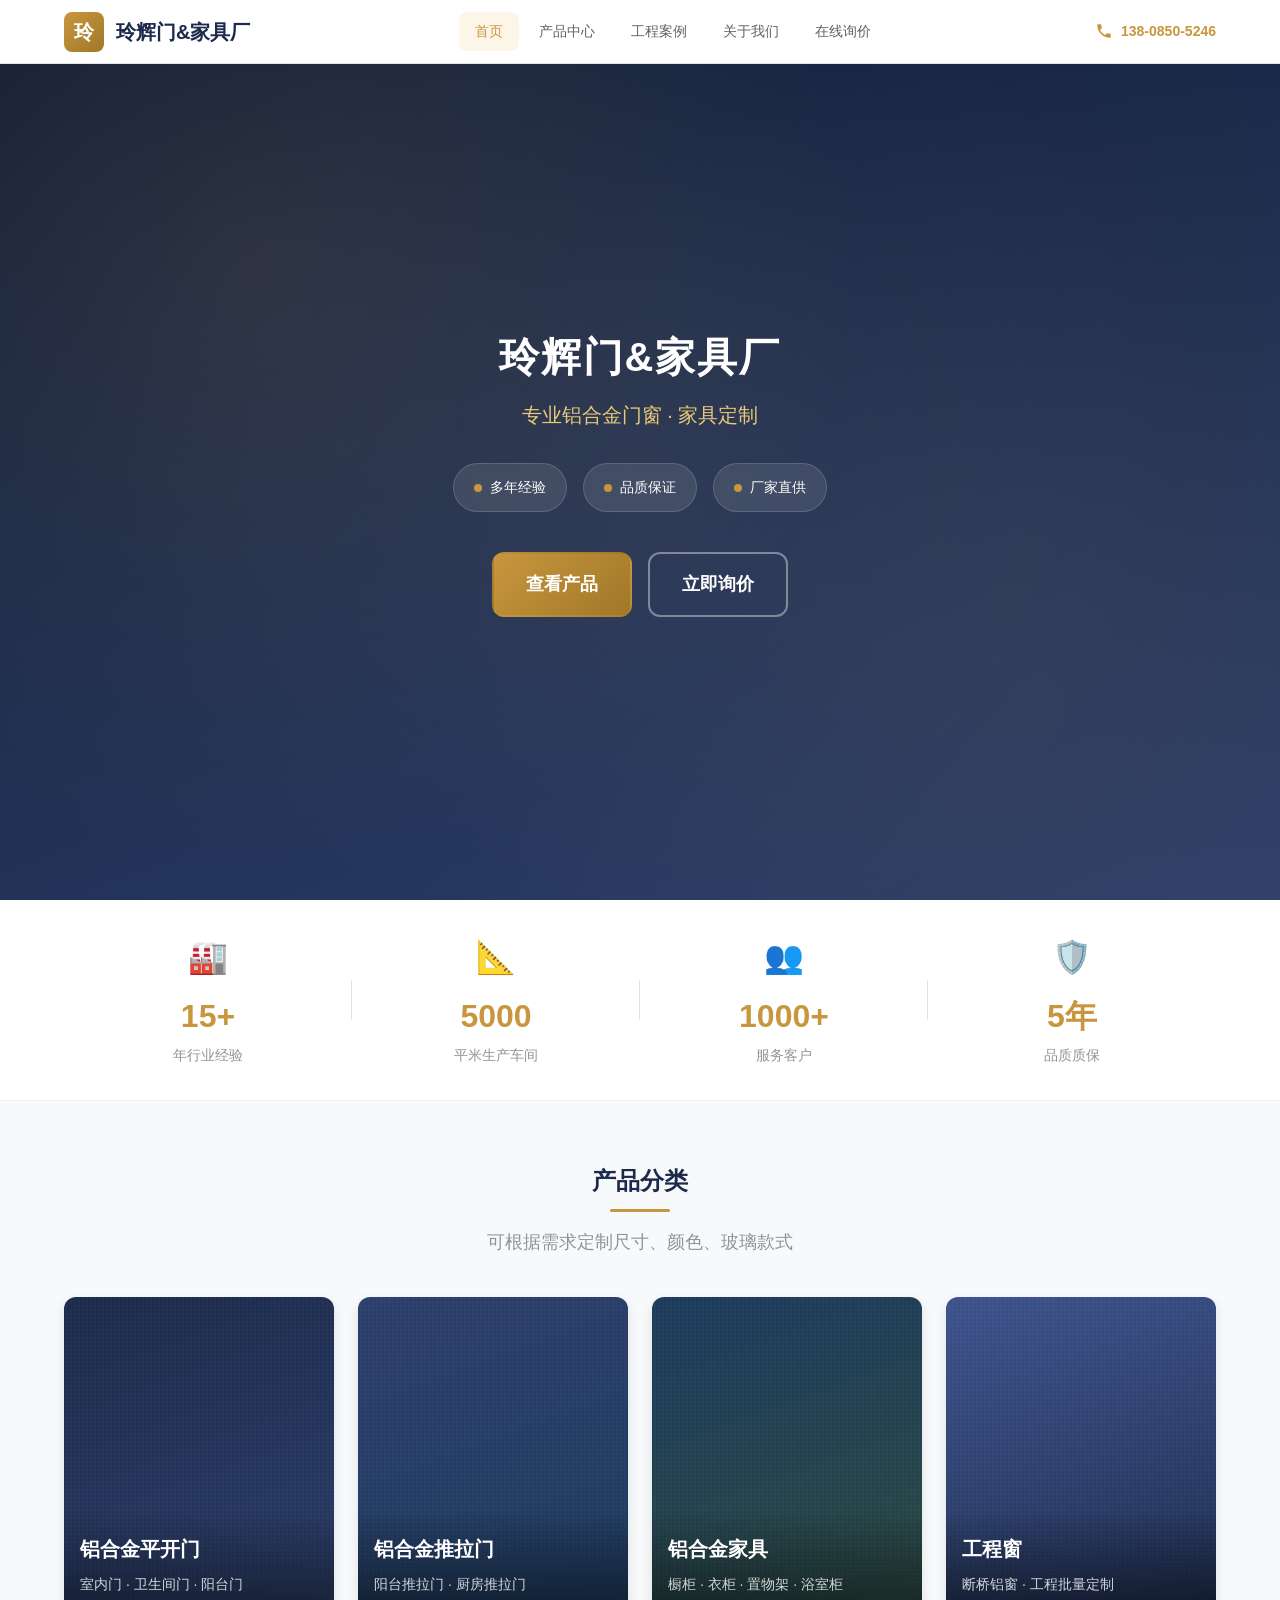
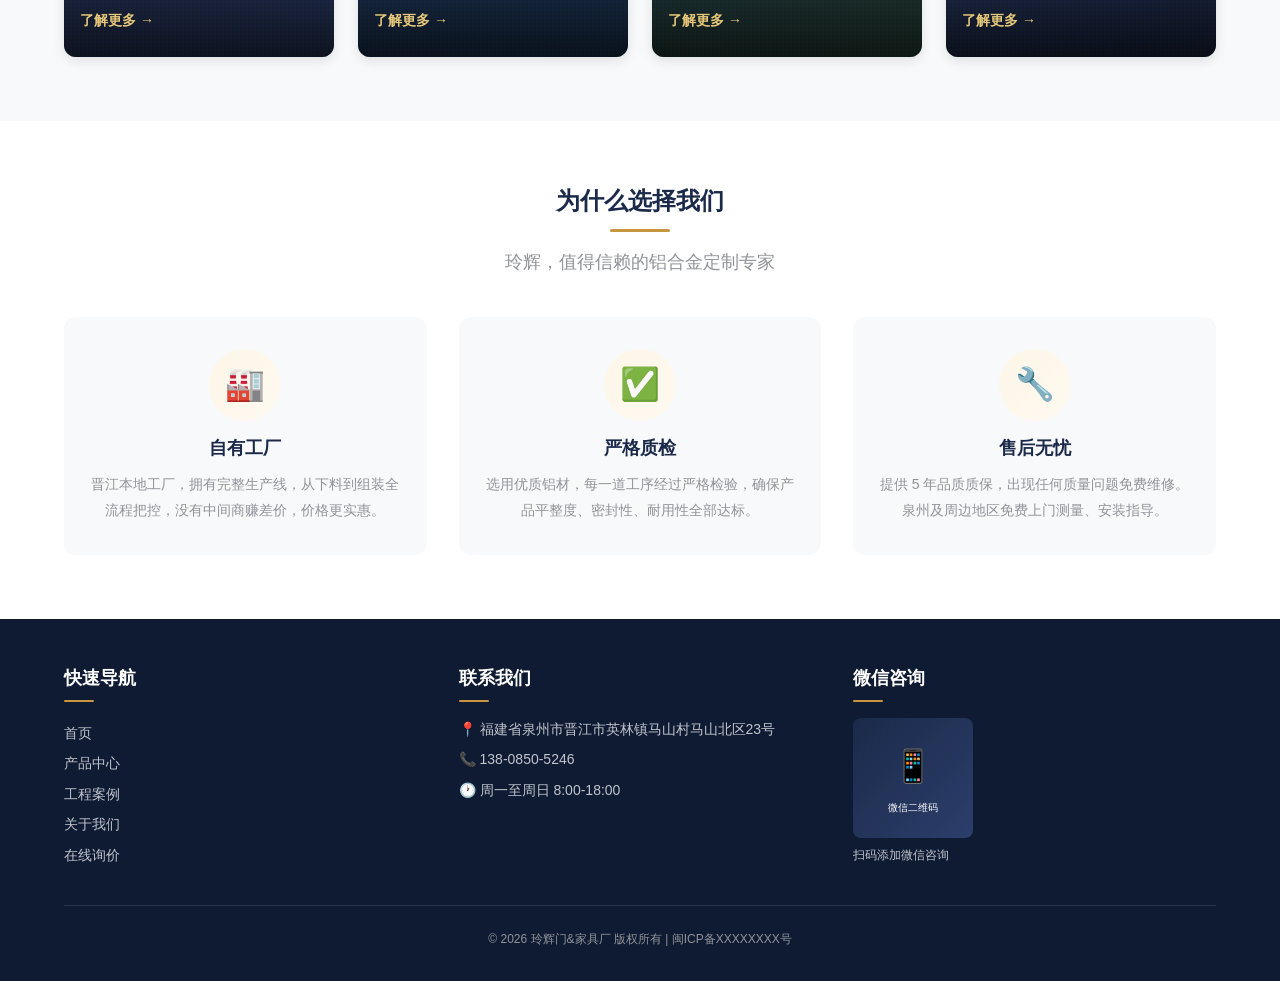
<file: index.html>
<!DOCTYPE html>
<html lang="zh-CN">
<head>
  <meta charset="UTF-8">
  <meta name="viewport" content="width=device-width, initial-scale=1.0, viewport-fit=cover">
  <meta name="description" content="玲辉门&家具厂 - 福建晋江专业铝合金门窗、铝合金家具定制生产厂家。主营铝合金平开门、推拉门、铝合金橱柜衣柜，厂家直供，品质保证。">
  <meta name="keywords" content="铝合金门,铝合金家具,平开门,推拉门,铝合金橱柜,铝合金衣柜,晋江门窗,福建铝合金,玲辉">
  <title>玲辉门&家具厂 - 专业铝合金门窗·家具定制 | 晋江</title>
  <link rel="icon" href="favicon.svg" type="image/svg+xml">
  <link rel="stylesheet" href="css/variables.css">
  <link rel="stylesheet" href="css/reset.css">
  <link rel="stylesheet" href="css/common.css">
  <link rel="stylesheet" href="css/components.css">
  <link rel="stylesheet" href="css/home.css">
</head>
<body data-page="home">

  <!-- ========== 顶部导航 ========== -->
  <nav class="navbar">
    <div class="container">
      <a href="index.html" class="nav-brand">
        <span class="brand-icon">玲</span>
        玲辉门&家具厂
      </a>
      <div class="nav-links">
        <a href="index.html" data-page="home">首页</a>
        <a href="products.html" data-page="products">产品中心</a>
        <a href="cases.html" data-page="cases">工程案例</a>
        <a href="about.html" data-page="about">关于我们</a>
        <a href="inquiry.html" data-page="inquiry">在线询价</a>
      </div>
      <a href="tel:13808505246" class="nav-phone">
        <svg class="phone-icon" viewBox="0 0 24 24" fill="currentColor"><path d="M6.62 10.79a15.05 15.05 0 006.59 6.59l2.2-2.2a1 1 0 011.01-.24 11.36 11.36 0 003.58.57 1 1 0 011 1V20a1 1 0 01-1 1A17 17 0 013 4a1 1 0 011-1h3.5a1 1 0 011 1 11.36 11.36 0 00.57 3.58 1 1 0 01-.25 1.01l-2.2 2.2z"/></svg>
        138-0850-5246
      </a>
      <button class="hamburger" aria-label="菜单">
        <span></span><span></span><span></span>
      </button>
    </div>
  </nav>

  <!-- ========== Hero 横幅 ========== -->
  <section class="hero">
    <div class="hero-content">
      <h1>玲辉门&家具厂</h1>
      <p class="hero-subtitle">专业铝合金门窗 · 家具定制</p>
      <div class="hero-badges">
        <span class="badge"><span class="badge-dot"></span>多年经验</span>
        <span class="badge"><span class="badge-dot"></span>品质保证</span>
        <span class="badge"><span class="badge-dot"></span>厂家直供</span>
      </div>
      <div>
        <a href="products.html" class="btn btn-primary btn-lg">查看产品</a>
        <a href="inquiry.html" class="btn btn-outline btn-lg" style="border-color: rgba(255,255,255,0.4); color: #fff; margin-left: 12px;">立即询价</a>
      </div>
    </div>
  </section>

  <!-- ========== 数据展示条 ========== -->
  <section class="stats-strip">
    <div class="container">
      <div class="stat-item">
        <div class="stat-icon">🏭</div>
        <span class="stat-num">15+</span>
        <span class="stat-desc">年行业经验</span>
      </div>
      <div class="stat-item">
        <div class="stat-icon">📐</div>
        <span class="stat-num">5000</span>
        <span class="stat-desc">平米生产车间</span>
      </div>
      <div class="stat-item">
        <div class="stat-icon">👥</div>
        <span class="stat-num">1000+</span>
        <span class="stat-desc">服务客户</span>
      </div>
      <div class="stat-item">
        <div class="stat-icon">🛡️</div>
        <span class="stat-num">5年</span>
        <span class="stat-desc">品质质保</span>
      </div>
    </div>
  </section>

  <!-- ========== 产品分类 ========== -->
  <section class="products-section">
    <div class="container">
      <h2 class="section-title">产品分类</h2>
      <p class="section-subtitle">可根据需求定制尺寸、颜色、玻璃款式</p>
      <div class="category-grid animate-on-scroll">
        <!-- 平开门 -->
        <a href="products.html#平开门" class="category-card">
          <div class="cat-bg cat-bg-1"></div>
          <div class="cat-info">
            <div class="cat-name">铝合金平开门</div>
            <div class="cat-desc">室内门 · 卫生间门 · 阳台门</div>
            <span class="cat-link">了解更多 →</span>
          </div>
        </a>
        <!-- 推拉门 -->
        <a href="products.html#推拉门" class="category-card">
          <div class="cat-bg cat-bg-2"></div>
          <div class="cat-info">
            <div class="cat-name">铝合金推拉门</div>
            <div class="cat-desc">阳台推拉门 · 厨房推拉门</div>
            <span class="cat-link">了解更多 →</span>
          </div>
        </a>
        <!-- 铝合金家具 -->
        <a href="products.html#铝合金家具" class="category-card">
          <div class="cat-bg cat-bg-3"></div>
          <div class="cat-info">
            <div class="cat-name">铝合金家具</div>
            <div class="cat-desc">橱柜 · 衣柜 · 置物架 · 浴室柜</div>
            <span class="cat-link">了解更多 →</span>
          </div>
        </a>
        <!-- 工程窗 -->
        <a href="products.html#工程窗" class="category-card">
          <div class="cat-bg cat-bg-4"></div>
          <div class="cat-info">
            <div class="cat-name">工程窗</div>
            <div class="cat-desc">断桥铝窗 · 工程批量定制</div>
            <span class="cat-link">了解更多 →</span>
          </div>
        </a>
      </div>
    </div>
  </section>

  <!-- ========== 为什么选择我们 ========== -->
  <section class="trust-section">
    <div class="container">
      <h2 class="section-title">为什么选择我们</h2>
      <p class="section-subtitle">玲辉，值得信赖的铝合金定制专家</p>
      <div class="trust-grid animate-on-scroll">
        <div class="trust-card">
          <div class="trust-icon">🏭</div>
          <h3>自有工厂</h3>
          <p>晋江本地工厂，拥有完整生产线，从下料到组装全流程把控，没有中间商赚差价，价格更实惠。</p>
        </div>
        <div class="trust-card">
          <div class="trust-icon">✅</div>
          <h3>严格质检</h3>
          <p>选用优质铝材，每一道工序经过严格检验，确保产品平整度、密封性、耐用性全部达标。</p>
        </div>
        <div class="trust-card">
          <div class="trust-icon">🔧</div>
          <h3>售后无忧</h3>
          <p>提供 5 年品质质保，出现任何质量问题免费维修。泉州及周边地区免费上门测量、安装指导。</p>
        </div>
      </div>
    </div>
  </section>

  <!-- ========== 页脚 ========== -->
  <footer class="footer">
    <div class="container">
      <div class="footer-grid">
        <div class="footer-col">
          <h4>快速导航</h4>
          <a href="index.html">首页</a>
          <a href="products.html">产品中心</a>
          <a href="cases.html">工程案例</a>
          <a href="about.html">关于我们</a>
          <a href="inquiry.html">在线询价</a>
        </div>
        <div class="footer-col">
          <h4>联系我们</h4>
          <p>📍 福建省泉州市晋江市英林镇马山村马山北区23号</p>
          <p>📞 138-0850-5246</p>
          <p>🕐 周一至周日 8:00-18:00</p>
        </div>
        <div class="footer-col">
          <h4>微信咨询</h4>
          <div class="placeholder-img" style="width: 120px; height: 120px; margin-bottom: 8px; border-radius: 8px; aspect-ratio: auto;">
            <span style="font-size: 2rem;">📱</span>
            <span style="font-size: 10px;">微信二维码</span>
          </div>
          <p style="font-size: 12px;">扫码添加微信咨询</p>
        </div>
      </div>
      <div class="footer-bottom">
        <p>© 2026 玲辉门&家具厂 版权所有 | 闽ICP备XXXXXXXX号</p>
      </div>
    </div>
  </footer>

  <!-- ========== 移动端底部固定栏 ========== -->
  <div class="bottom-bar">
    <div class="btn-group">
      <a href="tel:13808505246" class="btn btn-phone">
        <svg class="btn-icon" viewBox="0 0 24 24" fill="currentColor"><path d="M6.62 10.79a15.05 15.05 0 006.59 6.59l2.2-2.2a1 1 0 011.01-.24 11.36 11.36 0 003.58.57 1 1 0 011 1V20a1 1 0 01-1 1A17 17 0 013 4a1 1 0 011-1h3.5a1 1 0 011 1 11.36 11.36 0 00.57 3.58 1 1 0 01-.25 1.01l-2.2 2.2z"/></svg>
        电话咨询
      </a>
      <button class="btn btn-wechat trigger-wechat">
        <svg class="btn-icon" viewBox="0 0 24 24" fill="currentColor"><path d="M8.69 13.44c.59 0 1.07-.48 1.07-1.07s-.48-1.07-1.07-1.07-1.07.48-1.07 1.07.48 1.07 1.07 1.07zm6.62 0c.59 0 1.07-.48 1.07-1.07s-.48-1.07-1.07-1.07-1.07.48-1.07 1.07.48 1.07 1.07 1.07zm-6.12 2.65c-.95 0-1.85.17-2.67.48C3.72 17.64 1 19.08 1 20.8c0 1.54 2.72 2.83 6.23 3.15-.22-.39-.34-.83-.34-1.3 0-1.93 1.72-3.5 3.84-3.5.03 0 .05 0 .08.01.25-3.36 4.18-5.14 7.97-3.97.27-1.11.27-2.25-.01-3.33-.41-1.63-1.5-2.87-2.96-3.61C14.16 7.72 12.5 7.39 10.88 8c-.55.21-1.05.1-1.42-.29L7.93 6.22c-.3-.3-.8-.35-1.16-.17C4.2 7.38 2.19 9.77 2.19 12.53c0 1.3.51 2.49 1.35 3.42.2.22.29.53.2.82-.13.38-.33.72-.47 1.08-.08.2-.02.43.16.55.15.1.35.08.5-.02l.78-.49c.28-.17.6-.2.88-.07.63.29 1.32.44 2.04.44.35 0 .69-.04 1.02-.11-.1-.4-.15-.82-.15-1.24 0-1.94 1.57-3.49 3.51-3.49z"/></svg>
        微信咨询
      </button>
    </div>
  </div>

  <!-- ========== 微信二维码弹窗 ========== -->
  <div class="wechat-modal-overlay">
    <div class="wechat-modal">
      <div class="qr-placeholder">
        <span style="font-size: 3rem;">📱</span>
        <span>微信二维码</span>
        <span style="font-size: 12px;">请替换为真实二维码图片</span>
      </div>
      <p class="qr-tip" id="wechat-tip">请扫描二维码添加微信</p>
      <button class="qr-close">关闭</button>
    </div>
  </div>

  <!-- ========== 返回顶部 ========== -->
  <button class="back-to-top" aria-label="返回顶部">
    <svg width="20" height="20" viewBox="0 0 24 24" fill="none" stroke="currentColor" stroke-width="2.5" stroke-linecap="round" stroke-linejoin="round"><polyline points="18 15 12 9 6 15"/></svg>
  </button>

  <script src="js/common.js?v=2"></script>
</body>
</html>
</file>
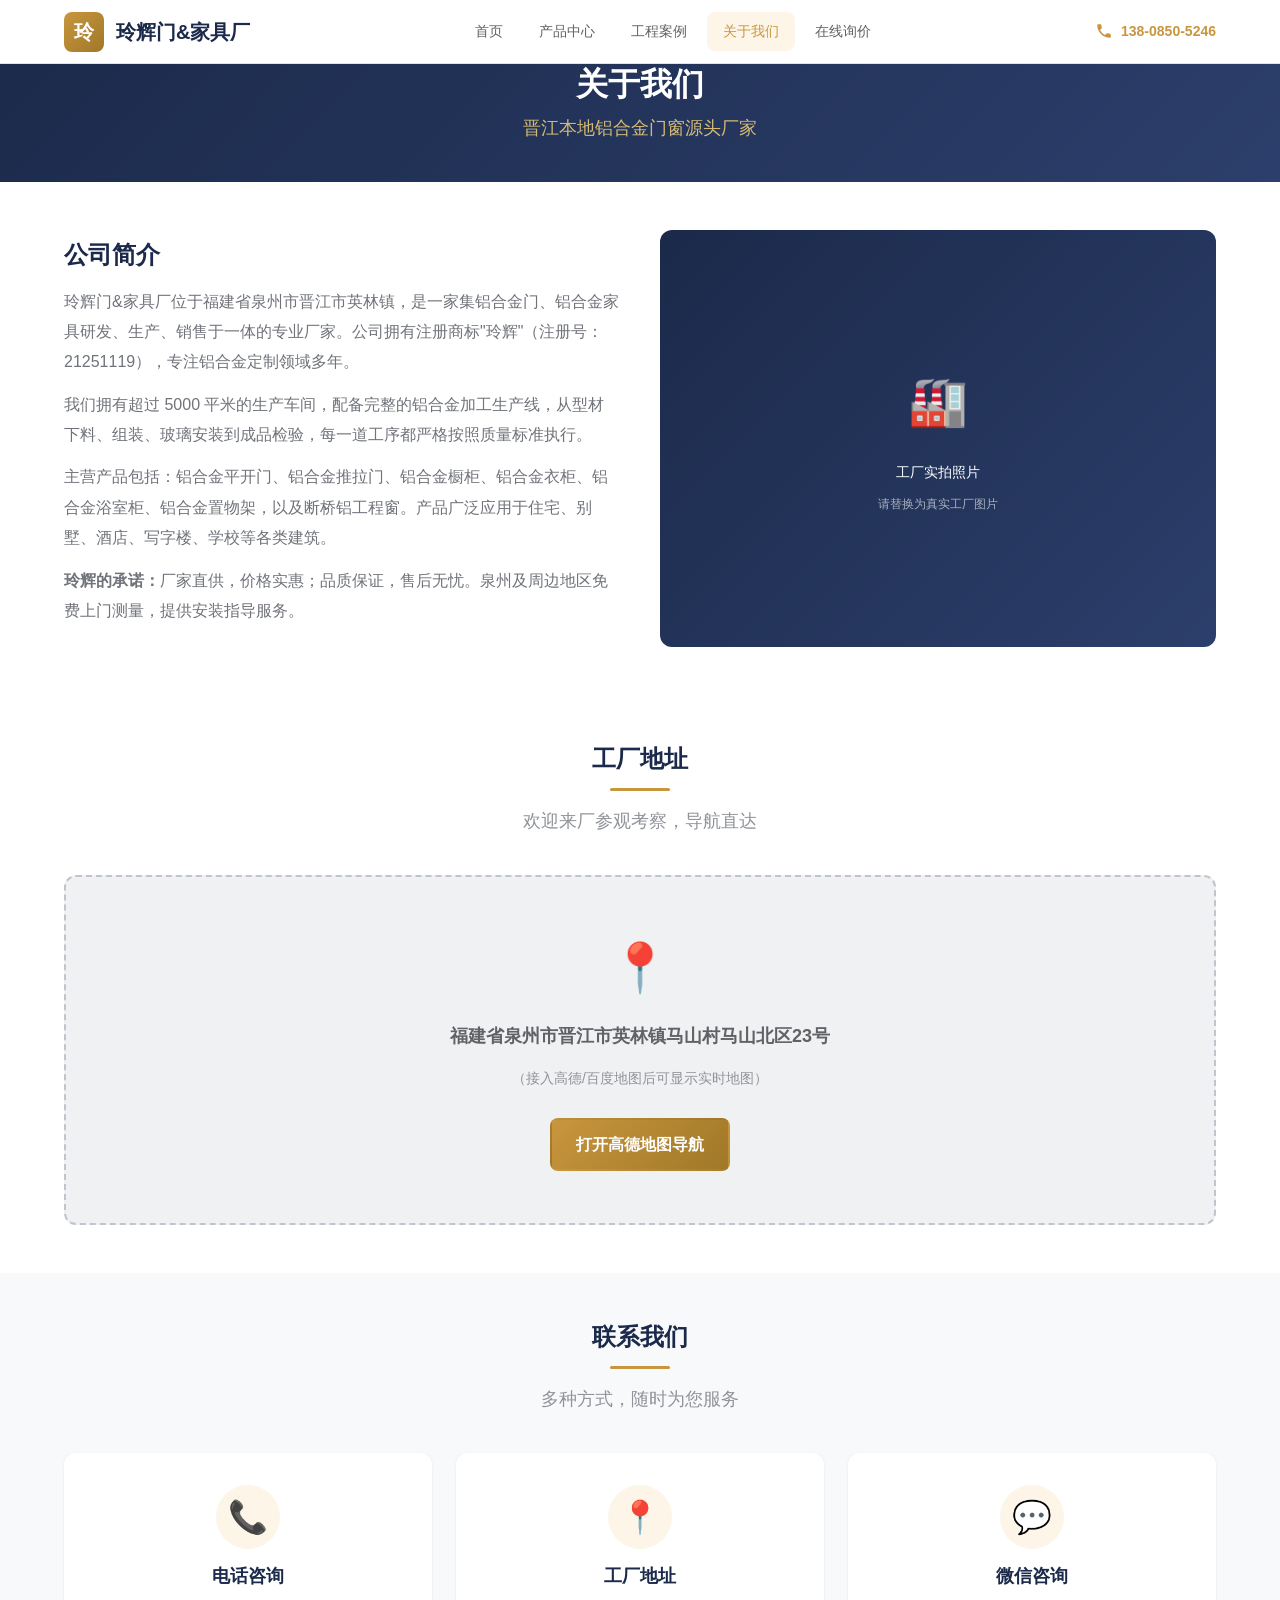
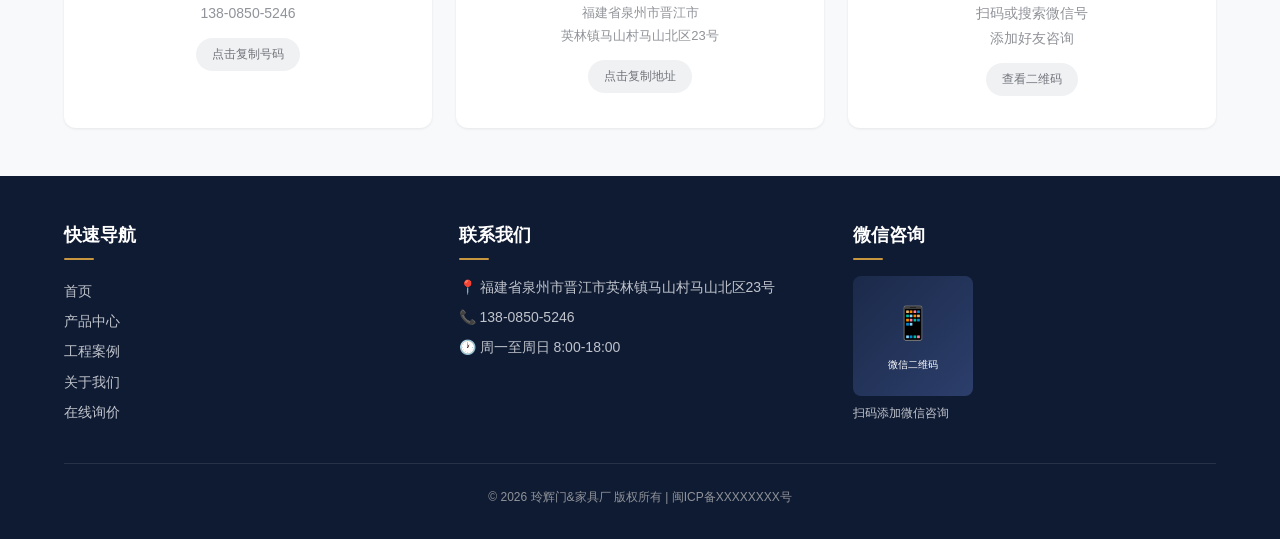
<file: about.html>
<!DOCTYPE html>
<html lang="zh-CN">
<head>
  <meta charset="UTF-8">
  <meta name="viewport" content="width=device-width, initial-scale=1.0, viewport-fit=cover">
  <meta name="description" content="玲辉门&家具厂位于福建泉州晋江英林镇，专业生产铝合金平开门、推拉门、铝合金家具，自有工厂，注册商标。">
  <title>关于我们 - 玲辉门&家具厂 | 晋江铝合金门窗源头厂家</title>
  <link rel="icon" href="favicon.svg" type="image/svg+xml">
  <link rel="stylesheet" href="css/variables.css">
  <link rel="stylesheet" href="css/reset.css">
  <link rel="stylesheet" href="css/common.css">
  <link rel="stylesheet" href="css/components.css">
  <link rel="stylesheet" href="css/about.css">
</head>
<body data-page="about">

  <!-- 导航 -->
  <nav class="navbar">
    <div class="container">
      <a href="index.html" class="nav-brand">
        <span class="brand-icon">玲</span>
        玲辉门&家具厂
      </a>
      <div class="nav-links">
        <a href="index.html" data-page="home">首页</a>
        <a href="products.html" data-page="products">产品中心</a>
        <a href="cases.html" data-page="cases">工程案例</a>
        <a href="about.html" data-page="about">关于我们</a>
        <a href="inquiry.html" data-page="inquiry">在线询价</a>
      </div>
      <a href="tel:13808505246" class="nav-phone">
        <svg class="phone-icon" viewBox="0 0 24 24" fill="currentColor"><path d="M6.62 10.79a15.05 15.05 0 006.59 6.59l2.2-2.2a1 1 0 011.01-.24 11.36 11.36 0 003.58.57 1 1 0 011 1V20a1 1 0 01-1 1A17 17 0 013 4a1 1 0 011-1h3.5a1 1 0 011 1 11.36 11.36 0 00.57 3.58 1 1 0 01-.25 1.01l-2.2 2.2z"/></svg>
        138-0850-5246
      </a>
      <button class="hamburger" aria-label="菜单">
        <span></span><span></span><span></span>
      </button>
    </div>
  </nav>

  <!-- 页面头部 -->
  <section class="page-header">
    <h1 class="page-title">关于我们</h1>
    <p class="page-subtitle">晋江本地铝合金门窗源头厂家</p>
  </section>

  <!-- 公司简介 -->
  <section class="about-intro">
    <div class="container">
      <div class="intro-grid">
        <div class="intro-text animate-on-scroll">
          <h2>公司简介</h2>
          <p>
            玲辉门&家具厂位于福建省泉州市晋江市英林镇，是一家集铝合金门、铝合金家具研发、生产、销售于一体的专业厂家。公司拥有注册商标"玲辉"（注册号：21251119），专注铝合金定制领域多年。
          </p>
          <p>
            我们拥有超过 5000 平米的生产车间，配备完整的铝合金加工生产线，从型材下料、组装、玻璃安装到成品检验，每一道工序都严格按照质量标准执行。
          </p>
          <p>
            主营产品包括：铝合金平开门、铝合金推拉门、铝合金橱柜、铝合金衣柜、铝合金浴室柜、铝合金置物架，以及断桥铝工程窗。产品广泛应用于住宅、别墅、酒店、写字楼、学校等各类建筑。
          </p>
          <p>
            <strong>玲辉的承诺：</strong>厂家直供，价格实惠；品质保证，售后无忧。泉州及周边地区免费上门测量，提供安装指导服务。
          </p>
        </div>
        <div class="intro-img animate-on-scroll">
          <span class="img-icon">🏭</span>
          <span>工厂实拍照片</span>
          <span style="font-size:12px;opacity:0.6;">请替换为真实工厂图片</span>
        </div>
      </div>
    </div>
  </section>

  <!-- 地图 -->
  <section class="map-section">
    <div class="container">
      <h2 class="section-title">工厂地址</h2>
      <p class="section-subtitle">欢迎来厂参观考察，导航直达</p>
      <div class="map-placeholder animate-on-scroll">
        <span class="map-icon">📍</span>
        <span class="map-address">福建省泉州市晋江市英林镇马山村马山北区23号</span>
        <span class="map-note">（接入高德/百度地图后可显示实时地图）</span>
        <a href="https://uri.amap.com/marker?position=118.57,24.57&name=玲辉门&家具厂" target="_blank" class="btn btn-primary" style="margin-top:12px;">
          打开高德地图导航
        </a>
      </div>
    </div>
  </section>

  <!-- 联系方式 -->
  <section class="contact-section">
    <div class="container">
      <h2 class="section-title">联系我们</h2>
      <p class="section-subtitle">多种方式，随时为您服务</p>
      <div class="contact-grid animate-on-scroll">
        <div class="contact-card">
          <div class="contact-icon">📞</div>
          <h3>电话咨询</h3>
          <p id="contactPhone">138-0850-5246</p>
          <button class="copy-btn" data-copy="13808505246">点击复制号码</button>
        </div>
        <div class="contact-card">
          <div class="contact-icon">📍</div>
          <h3>工厂地址</h3>
          <p style="font-size:13px;">福建省泉州市晋江市<br>英林镇马山村马山北区23号</p>
          <button class="copy-btn" data-copy="福建省泉州市晋江市英林镇马山村马山北区23号">点击复制地址</button>
        </div>
        <div class="contact-card">
          <div class="contact-icon">💬</div>
          <h3>微信咨询</h3>
          <p>扫码或搜索微信号<br>添加好友咨询</p>
          <button class="copy-btn trigger-wechat">查看二维码</button>
        </div>
      </div>
    </div>
  </section>

  <!-- 页脚 -->
  <footer class="footer">
    <div class="container">
      <div class="footer-grid">
        <div class="footer-col">
          <h4>快速导航</h4>
          <a href="index.html">首页</a>
          <a href="products.html">产品中心</a>
          <a href="cases.html">工程案例</a>
          <a href="about.html">关于我们</a>
          <a href="inquiry.html">在线询价</a>
        </div>
        <div class="footer-col">
          <h4>联系我们</h4>
          <p>📍 福建省泉州市晋江市英林镇马山村马山北区23号</p>
          <p>📞 138-0850-5246</p>
          <p>🕐 周一至周日 8:00-18:00</p>
        </div>
        <div class="footer-col">
          <h4>微信咨询</h4>
          <div class="placeholder-img" style="width:120px;height:120px;margin-bottom:8px;border-radius:8px;aspect-ratio:auto;">
            <span style="font-size:2rem;">📱</span>
            <span style="font-size:10px;">微信二维码</span>
          </div>
          <p style="font-size:12px;">扫码添加微信咨询</p>
        </div>
      </div>
      <div class="footer-bottom">
        <p>© 2026 玲辉门&家具厂 版权所有 | 闽ICP备XXXXXXXX号</p>
      </div>
    </div>
  </footer>

  <!-- 底部栏 -->
  <div class="bottom-bar">
    <div class="btn-group">
      <a href="tel:13808505246" class="btn btn-phone">
        <svg class="btn-icon" viewBox="0 0 24 24" fill="currentColor"><path d="M6.62 10.79a15.05 15.05 0 006.59 6.59l2.2-2.2a1 1 0 011.01-.24 11.36 11.36 0 003.58.57 1 1 0 011 1V20a1 1 0 01-1 1A17 17 0 013 4a1 1 0 011-1h3.5a1 1 0 011 1 11.36 11.36 0 00.57 3.58 1 1 0 01-.25 1.01l-2.2 2.2z"/></svg>
        电话咨询
      </a>
      <button class="btn btn-wechat trigger-wechat">
        <svg class="btn-icon" viewBox="0 0 24 24" fill="currentColor"><path d="M8.69 13.44c.59 0 1.07-.48 1.07-1.07s-.48-1.07-1.07-1.07-1.07.48-1.07 1.07.48 1.07 1.07 1.07zm6.62 0c.59 0 1.07-.48 1.07-1.07s-.48-1.07-1.07-1.07-1.07.48-1.07 1.07.48 1.07 1.07 1.07zm-6.12 2.65c-.95 0-1.85.17-2.67.48C3.72 17.64 1 19.08 1 20.8c0 1.54 2.72 2.83 6.23 3.15-.22-.39-.34-.83-.34-1.3 0-1.93 1.72-3.5 3.84-3.5.03 0 .05 0 .08.01.25-3.36 4.18-5.14 7.97-3.97.27-1.11.27-2.25-.01-3.33-.41-1.63-1.5-2.87-2.96-3.61C14.16 7.72 12.5 7.39 10.88 8c-.55.21-1.05.1-1.42-.29L7.93 6.22c-.3-.3-.8-.35-1.16-.17C4.2 7.38 2.19 9.77 2.19 12.53c0 1.3.51 2.49 1.35 3.42.2.22.29.53.2.82-.13.38-.33.72-.47 1.08-.08.2-.02.43.16.55.15.1.35.08.5-.02l.78-.49c.28-.17.6-.2.88-.07.63.29 1.32.44 2.04.44.35 0 .69-.04 1.02-.11-.1-.4-.15-.82-.15-1.24 0-1.94 1.57-3.49 3.51-3.49z"/></svg>
        微信咨询
      </button>
    </div>
  </div>

  <!-- 微信弹窗 -->
  <div class="wechat-modal-overlay">
    <div class="wechat-modal">
      <div class="qr-placeholder">
        <span style="font-size:3rem;">📱</span>
        <span>微信二维码</span>
        <span style="font-size:12px;">请替换为真实二维码图片</span>
      </div>
      <p class="qr-tip">请扫描二维码添加微信</p>
      <button class="qr-close">关闭</button>
    </div>
  </div>

  <!-- 返回顶部 -->
  <button class="back-to-top" aria-label="返回顶部">
    <svg width="20" height="20" viewBox="0 0 24 24" fill="none" stroke="currentColor" stroke-width="2.5" stroke-linecap="round" stroke-linejoin="round"><polyline points="18 15 12 9 6 15"/></svg>
  </button>

  <script src="js/common.js?v=2"></script>
  <script>
    // 复制按钮功能
    document.addEventListener('DOMContentLoaded', function () {
      document.querySelectorAll('.copy-btn[data-copy]').forEach(function (btn) {
        btn.addEventListener('click', function () {
          var text = this.getAttribute('data-copy');
          if (navigator.clipboard && navigator.clipboard.writeText) {
            navigator.clipboard.writeText(text).then(function () {
              var original = btn.textContent;
              btn.textContent = '✓ 已复制';
              btn.style.color = '#67C23A';
              setTimeout(function () {
                btn.textContent = original;
                btn.style.color = '';
              }, 2000);
            });
          } else {
            var ta = document.createElement('textarea');
            ta.value = text;
            ta.style.position = 'fixed';
            ta.style.opacity = '0';
            document.body.appendChild(ta);
            ta.select();
            document.execCommand('copy');
            document.body.removeChild(ta);
            var original = btn.textContent;
            btn.textContent = '✓ 已复制';
            btn.style.color = '#67C23A';
            setTimeout(function () {
              btn.textContent = original;
              btn.style.color = '';
            }, 2000);
          }
        });
      });
    });
  </script>
</body>
</html>
</file>
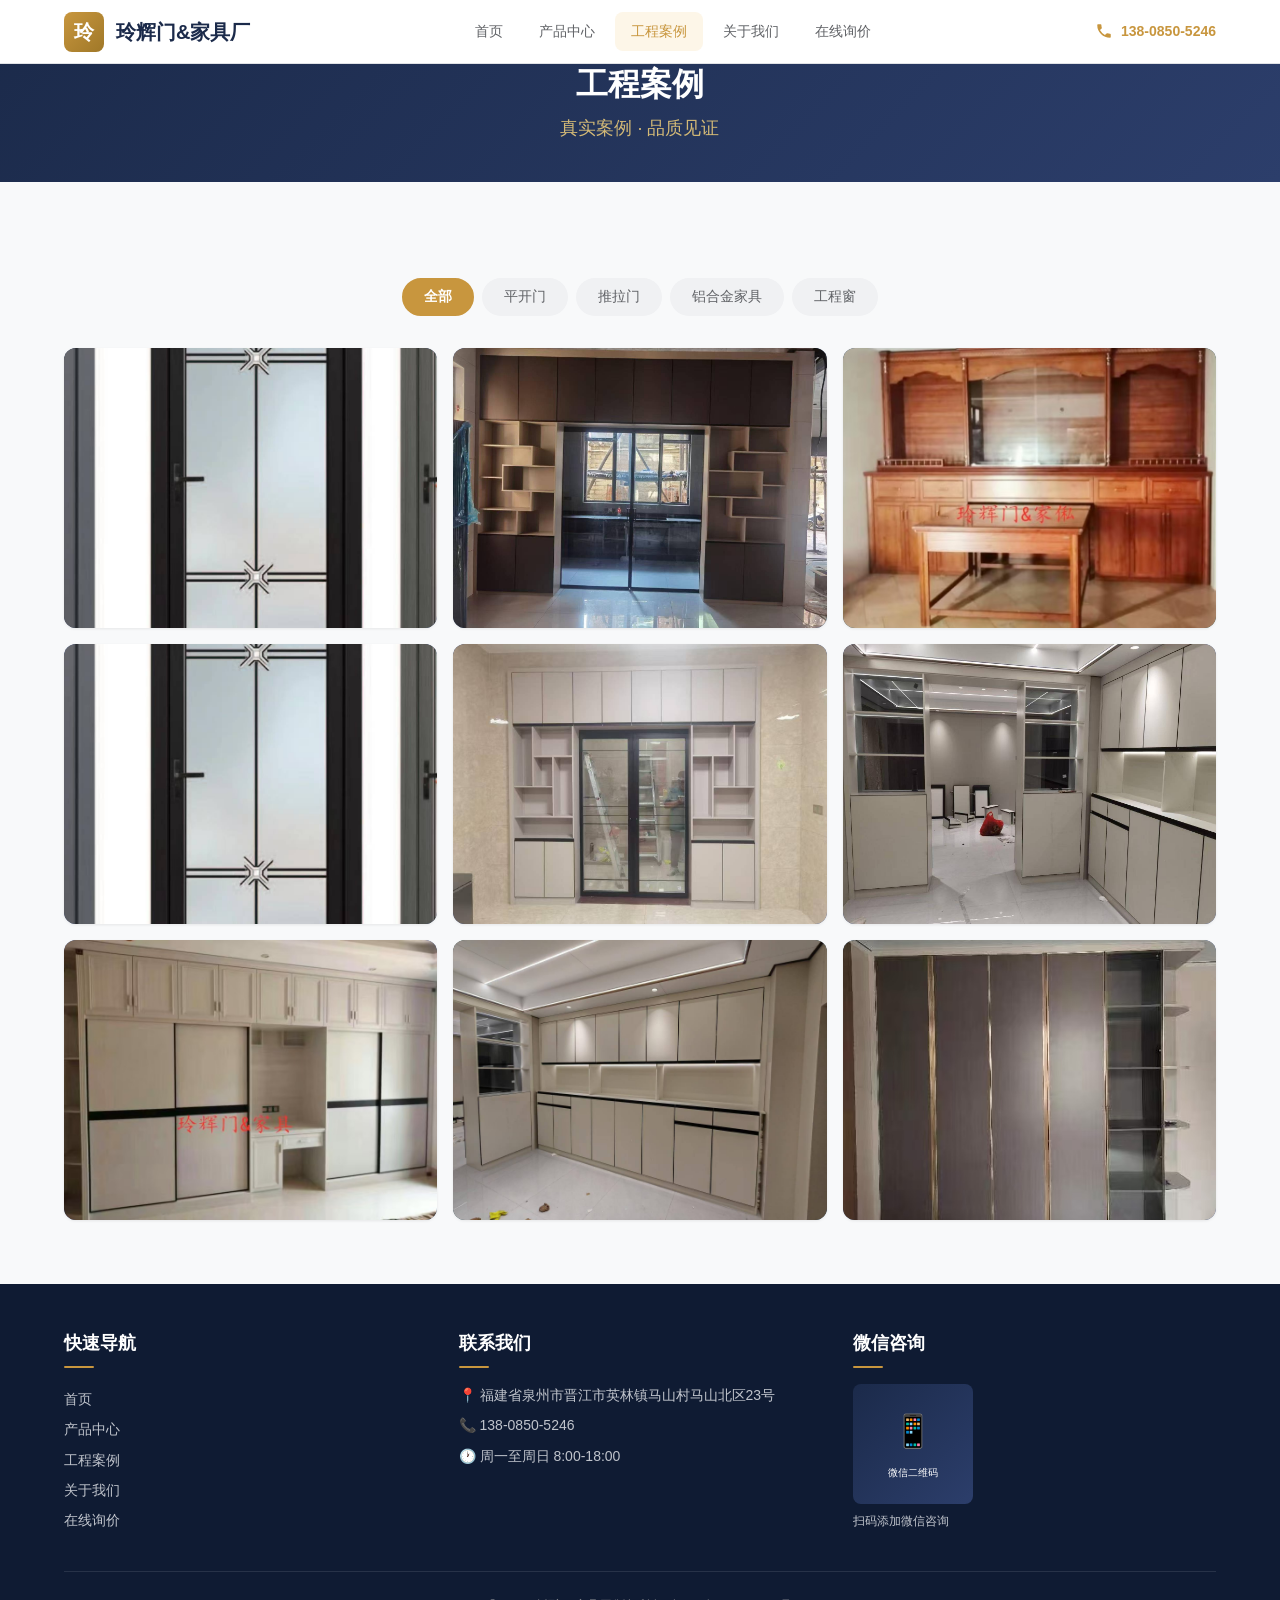
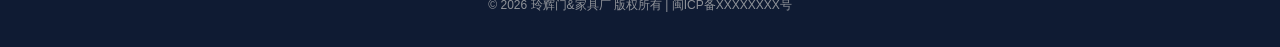
<file: cases.html>
<!DOCTYPE html>
<html lang="zh-CN">
<head>
  <meta charset="UTF-8">
  <meta name="viewport" content="width=device-width, initial-scale=1.0, viewport-fit=cover">
  <meta name="description" content="玲辉门&家具厂工程案例 - 晋江、石狮、泉州多个小区的铝合金门窗安装实拍案例，品质见证。">
  <title>工程案例 - 玲辉门&家具厂 | 铝合金门窗安装案例</title>
  <link rel="icon" href="favicon.svg" type="image/svg+xml">
  <link rel="stylesheet" href="css/variables.css">
  <link rel="stylesheet" href="css/reset.css">
  <link rel="stylesheet" href="css/common.css">
  <link rel="stylesheet" href="css/components.css">
  <link rel="stylesheet" href="css/cases.css">
</head>
<body data-page="cases">

  <!-- 导航 -->
  <nav class="navbar">
    <div class="container">
      <a href="index.html" class="nav-brand">
        <span class="brand-icon">玲</span>
        玲辉门&家具厂
      </a>
      <div class="nav-links">
        <a href="index.html" data-page="home">首页</a>
        <a href="products.html" data-page="products">产品中心</a>
        <a href="cases.html" data-page="cases">工程案例</a>
        <a href="about.html" data-page="about">关于我们</a>
        <a href="inquiry.html" data-page="inquiry">在线询价</a>
      </div>
      <a href="tel:13808505246" class="nav-phone">
        <svg class="phone-icon" viewBox="0 0 24 24" fill="currentColor"><path d="M6.62 10.79a15.05 15.05 0 006.59 6.59l2.2-2.2a1 1 0 011.01-.24 11.36 11.36 0 003.58.57 1 1 0 011 1V20a1 1 0 01-1 1A17 17 0 013 4a1 1 0 011-1h3.5a1 1 0 011 1 11.36 11.36 0 00.57 3.58 1 1 0 01-.25 1.01l-2.2 2.2z"/></svg>
        138-0850-5246
      </a>
      <button class="hamburger" aria-label="菜单">
        <span></span><span></span><span></span>
      </button>
    </div>
  </nav>

  <!-- 页面头部 -->
  <section class="page-header">
    <h1 class="page-title">工程案例</h1>
    <p class="page-subtitle">真实案例 · 品质见证</p>
  </section>

  <!-- 案例画廊 -->
  <section class="cases-page">
    <div class="container">
      <!-- 筛选栏 -->
      <div class="filter-bar">
        <button class="filter-pill active" data-filter="全部">全部</button>
        <button class="filter-pill" data-filter="平开门">平开门</button>
        <button class="filter-pill" data-filter="推拉门">推拉门</button>
        <button class="filter-pill" data-filter="铝合金家具">铝合金家具</button>
        <button class="filter-pill" data-filter="工程窗">工程窗</button>
      </div>

      <!-- 案例网格 -->
      <div class="cases-grid" id="casesGrid"></div>
    </div>
  </section>

  <!-- 灯箱 -->
  <div class="lightbox-overlay" id="lightboxOverlay">
    <div class="lightbox-content">
      <div id="lightboxImg" style="width:100%;max-width:700px;aspect-ratio:16/10;border-radius:8px;display:flex;align-items:center;justify-content:center;font-size:4rem;"></div>
      <div class="lightbox-caption">
        <div class="caption-title" id="lightboxName"></div>
        <div class="caption-desc" id="lightboxDesc"></div>
      </div>
      <button class="lightbox-close" id="lightboxClose">✕</button>
      <button class="lightbox-prev" id="lightboxPrev">‹</button>
      <button class="lightbox-next" id="lightboxNext">›</button>
    </div>
  </div>

  <!-- 页脚 -->
  <footer class="footer">
    <div class="container">
      <div class="footer-grid">
        <div class="footer-col">
          <h4>快速导航</h4>
          <a href="index.html">首页</a>
          <a href="products.html">产品中心</a>
          <a href="cases.html">工程案例</a>
          <a href="about.html">关于我们</a>
          <a href="inquiry.html">在线询价</a>
        </div>
        <div class="footer-col">
          <h4>联系我们</h4>
          <p>📍 福建省泉州市晋江市英林镇马山村马山北区23号</p>
          <p>📞 138-0850-5246</p>
          <p>🕐 周一至周日 8:00-18:00</p>
        </div>
        <div class="footer-col">
          <h4>微信咨询</h4>
          <div class="placeholder-img" style="width:120px;height:120px;margin-bottom:8px;border-radius:8px;aspect-ratio:auto;">
            <span style="font-size:2rem;">📱</span>
            <span style="font-size:10px;">微信二维码</span>
          </div>
          <p style="font-size:12px;">扫码添加微信咨询</p>
        </div>
      </div>
      <div class="footer-bottom">
        <p>© 2026 玲辉门&家具厂 版权所有 | 闽ICP备XXXXXXXX号</p>
      </div>
    </div>
  </footer>

  <!-- 底部栏 -->
  <div class="bottom-bar">
    <div class="btn-group">
      <a href="tel:13808505246" class="btn btn-phone">
        <svg class="btn-icon" viewBox="0 0 24 24" fill="currentColor"><path d="M6.62 10.79a15.05 15.05 0 006.59 6.59l2.2-2.2a1 1 0 011.01-.24 11.36 11.36 0 003.58.57 1 1 0 011 1V20a1 1 0 01-1 1A17 17 0 013 4a1 1 0 011-1h3.5a1 1 0 011 1 11.36 11.36 0 00.57 3.58 1 1 0 01-.25 1.01l-2.2 2.2z"/></svg>
        电话咨询
      </a>
      <button class="btn btn-wechat trigger-wechat">
        <svg class="btn-icon" viewBox="0 0 24 24" fill="currentColor"><path d="M8.69 13.44c.59 0 1.07-.48 1.07-1.07s-.48-1.07-1.07-1.07-1.07.48-1.07 1.07.48 1.07 1.07 1.07zm6.62 0c.59 0 1.07-.48 1.07-1.07s-.48-1.07-1.07-1.07-1.07.48-1.07 1.07.48 1.07 1.07 1.07zm-6.12 2.65c-.95 0-1.85.17-2.67.48C3.72 17.64 1 19.08 1 20.8c0 1.54 2.72 2.83 6.23 3.15-.22-.39-.34-.83-.34-1.3 0-1.93 1.72-3.5 3.84-3.5.03 0 .05 0 .08.01.25-3.36 4.18-5.14 7.97-3.97.27-1.11.27-2.25-.01-3.33-.41-1.63-1.5-2.87-2.96-3.61C14.16 7.72 12.5 7.39 10.88 8c-.55.21-1.05.1-1.42-.29L7.93 6.22c-.3-.3-.8-.35-1.16-.17C4.2 7.38 2.19 9.77 2.19 12.53c0 1.3.51 2.49 1.35 3.42.2.22.29.53.2.82-.13.38-.33.72-.47 1.08-.08.2-.02.43.16.55.15.1.35.08.5-.02l.78-.49c.28-.17.6-.2.88-.07.63.29 1.32.44 2.04.44.35 0 .69-.04 1.02-.11-.1-.4-.15-.82-.15-1.24 0-1.94 1.57-3.49 3.51-3.49z"/></svg>
        微信咨询
      </button>
    </div>
  </div>

  <!-- 微信弹窗 -->
  <div class="wechat-modal-overlay">
    <div class="wechat-modal">
      <div class="qr-placeholder">
        <span style="font-size:3rem;">📱</span>
        <span>微信二维码</span>
        <span style="font-size:12px;">请替换为真实二维码图片</span>
      </div>
      <p class="qr-tip">请扫描二维码添加微信</p>
      <button class="qr-close">关闭</button>
    </div>
  </div>

  <!-- 返回顶部 -->
  <button class="back-to-top" aria-label="返回顶部">
    <svg width="20" height="20" viewBox="0 0 24 24" fill="none" stroke="currentColor" stroke-width="2.5" stroke-linecap="round" stroke-linejoin="round"><polyline points="18 15 12 9 6 15"/></svg>
  </button>

  <script src="js/common.js?v=2"></script>
  <script src="js/cases.js?v=2"></script>
</body>
</html>
</file>
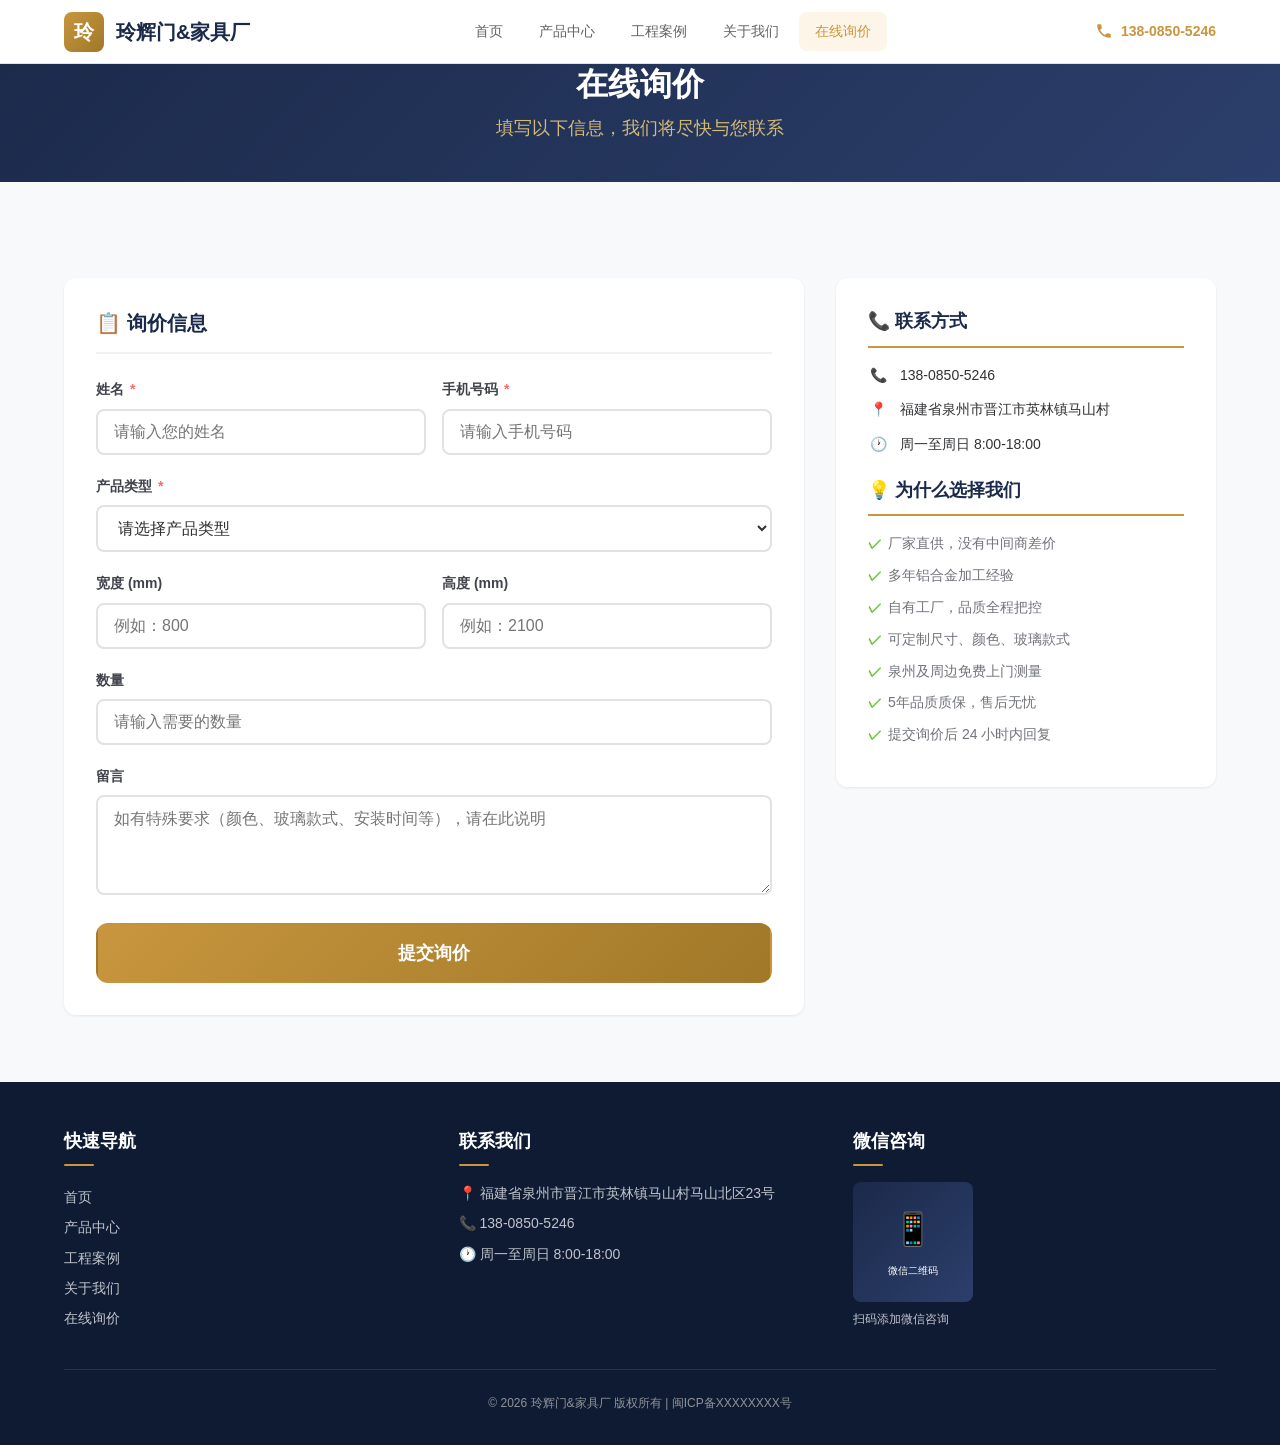
<file: inquiry.html>
<!DOCTYPE html>
<html lang="zh-CN">
<head>
  <meta charset="UTF-8">
  <meta name="viewport" content="width=device-width, initial-scale=1.0, viewport-fit=cover">
  <meta name="description" content="玲辉门&家具厂在线询价 - 填写需求信息，我们将在第一时间与您联系，提供精准报价。铝合金门窗、家具定制。">
  <title>在线询价 - 玲辉门&家具厂 | 免费报价</title>
  <link rel="icon" href="favicon.svg" type="image/svg+xml">
  <link rel="stylesheet" href="css/variables.css">
  <link rel="stylesheet" href="css/reset.css">
  <link rel="stylesheet" href="css/common.css">
  <link rel="stylesheet" href="css/components.css">
  <link rel="stylesheet" href="css/inquiry.css">
</head>
<body data-page="inquiry">

  <!-- 导航 -->
  <nav class="navbar">
    <div class="container">
      <a href="index.html" class="nav-brand">
        <span class="brand-icon">玲</span>
        玲辉门&家具厂
      </a>
      <div class="nav-links">
        <a href="index.html" data-page="home">首页</a>
        <a href="products.html" data-page="products">产品中心</a>
        <a href="cases.html" data-page="cases">工程案例</a>
        <a href="about.html" data-page="about">关于我们</a>
        <a href="inquiry.html" data-page="inquiry">在线询价</a>
      </div>
      <a href="tel:13808505246" class="nav-phone">
        <svg class="phone-icon" viewBox="0 0 24 24" fill="currentColor"><path d="M6.62 10.79a15.05 15.05 0 006.59 6.59l2.2-2.2a1 1 0 011.01-.24 11.36 11.36 0 003.58.57 1 1 0 011 1V20a1 1 0 01-1 1A17 17 0 013 4a1 1 0 011-1h3.5a1 1 0 011 1 11.36 11.36 0 00.57 3.58 1 1 0 01-.25 1.01l-2.2 2.2z"/></svg>
        138-0850-5246
      </a>
      <button class="hamburger" aria-label="菜单">
        <span></span><span></span><span></span>
      </button>
    </div>
  </nav>

  <!-- 页面头部 -->
  <section class="page-header">
    <h1 class="page-title">在线询价</h1>
    <p class="page-subtitle">填写以下信息，我们将尽快与您联系</p>
  </section>

  <!-- 询价表单区 -->
  <section class="inquiry-page">
    <div class="container">
      <div class="inquiry-layout">

        <!-- 表单 -->
        <div class="inquiry-form-wrap">
          <h2>📋 询价信息</h2>
          <form id="inquiryForm" novalidate>

            <div class="form-row">
              <div class="form-group">
                <label class="form-label" for="inqName">姓名 <span class="required">*</span></label>
                <input type="text" id="inqName" class="form-input" placeholder="请输入您的姓名" maxlength="20" required>
                <div class="form-error-msg"></div>
              </div>
              <div class="form-group">
                <label class="form-label" for="inqPhone">手机号码 <span class="required">*</span></label>
                <input type="tel" id="inqPhone" class="form-input" placeholder="请输入手机号码" maxlength="11" required>
                <div class="form-error-msg"></div>
              </div>
            </div>

            <div class="form-group">
              <label class="form-label" for="inqProduct">产品类型 <span class="required">*</span></label>
              <select id="inqProduct" class="form-select" required>
                <option value="">请选择产品类型</option>
                <option value="铝合金平开门">铝合金平开门</option>
                <option value="铝合金推拉门">铝合金推拉门</option>
                <option value="铝合金家具（橱柜）">铝合金家具（橱柜）</option>
                <option value="铝合金家具（衣柜）">铝合金家具（衣柜）</option>
                <option value="铝合金家具（浴室柜）">铝合金家具（浴室柜）</option>
                <option value="铝合金家具（置物架）">铝合金家具（置物架）</option>
                <option value="工程窗">工程窗</option>
                <option value="其他/定制咨询">其他/定制咨询</option>
              </select>
              <div class="form-error-msg"></div>
            </div>

            <div class="form-row">
              <div class="form-group">
                <label class="form-label" for="inqWidth">宽度 (mm)</label>
                <input type="number" id="inqWidth" class="form-input" placeholder="例如：800" min="200" max="6000">
              </div>
              <div class="form-group">
                <label class="form-label" for="inqHeight">高度 (mm)</label>
                <input type="number" id="inqHeight" class="form-input" placeholder="例如：2100" min="200" max="6000">
              </div>
            </div>

            <div class="form-group">
              <label class="form-label" for="inqQty">数量</label>
              <input type="number" id="inqQty" class="form-input" placeholder="请输入需要的数量" min="1" max="10000">
            </div>

            <div class="form-group">
              <label class="form-label" for="inqMsg">留言</label>
              <textarea id="inqMsg" class="form-textarea" placeholder="如有特殊要求（颜色、玻璃款式、安装时间等），请在此说明" maxlength="500"></textarea>
            </div>

            <button type="submit" id="submitBtn" class="btn btn-primary btn-lg" style="width:100%; font-size:1.1rem;">
              提交询价
            </button>
          </form>
        </div>

        <!-- 侧边栏 -->
        <div class="inquiry-sidebar">
          <h3>📞 联系方式</h3>
          <div class="side-info">
            <div class="info-item">
              <span class="info-icon">📞</span>
              <span>138-0850-5246</span>
            </div>
            <div class="info-item">
              <span class="info-icon">📍</span>
              <span>福建省泉州市晋江市英林镇马山村</span>
            </div>
            <div class="info-item">
              <span class="info-icon">🕐</span>
              <span>周一至周日 8:00-18:00</span>
            </div>
          </div>

          <h3>💡 为什么选择我们</h3>
          <ul class="side-benefits">
            <li>厂家直供，没有中间商差价</li>
            <li>多年铝合金加工经验</li>
            <li>自有工厂，品质全程把控</li>
            <li>可定制尺寸、颜色、玻璃款式</li>
            <li>泉州及周边免费上门测量</li>
            <li>5年品质质保，售后无忧</li>
            <li>提交询价后 24 小时内回复</li>
          </ul>
        </div>

      </div>
    </div>
  </section>

  <!-- 页脚 -->
  <footer class="footer">
    <div class="container">
      <div class="footer-grid">
        <div class="footer-col">
          <h4>快速导航</h4>
          <a href="index.html">首页</a>
          <a href="products.html">产品中心</a>
          <a href="cases.html">工程案例</a>
          <a href="about.html">关于我们</a>
          <a href="inquiry.html">在线询价</a>
        </div>
        <div class="footer-col">
          <h4>联系我们</h4>
          <p>📍 福建省泉州市晋江市英林镇马山村马山北区23号</p>
          <p>📞 138-0850-5246</p>
          <p>🕐 周一至周日 8:00-18:00</p>
        </div>
        <div class="footer-col">
          <h4>微信咨询</h4>
          <div class="placeholder-img" style="width:120px;height:120px;margin-bottom:8px;border-radius:8px;aspect-ratio:auto;">
            <span style="font-size:2rem;">📱</span>
            <span style="font-size:10px;">微信二维码</span>
          </div>
          <p style="font-size:12px;">扫码添加微信咨询</p>
        </div>
      </div>
      <div class="footer-bottom">
        <p>© 2026 玲辉门&家具厂 版权所有 | 闽ICP备XXXXXXXX号</p>
      </div>
    </div>
  </footer>

  <!-- 底部栏 -->
  <div class="bottom-bar">
    <div class="btn-group">
      <a href="tel:13808505246" class="btn btn-phone">
        <svg class="btn-icon" viewBox="0 0 24 24" fill="currentColor"><path d="M6.62 10.79a15.05 15.05 0 006.59 6.59l2.2-2.2a1 1 0 011.01-.24 11.36 11.36 0 003.58.57 1 1 0 011 1V20a1 1 0 01-1 1A17 17 0 013 4a1 1 0 011-1h3.5a1 1 0 011 1 11.36 11.36 0 00.57 3.58 1 1 0 01-.25 1.01l-2.2 2.2z"/></svg>
        电话咨询
      </a>
      <button class="btn btn-wechat trigger-wechat">
        <svg class="btn-icon" viewBox="0 0 24 24" fill="currentColor"><path d="M8.69 13.44c.59 0 1.07-.48 1.07-1.07s-.48-1.07-1.07-1.07-1.07.48-1.07 1.07.48 1.07 1.07 1.07zm6.62 0c.59 0 1.07-.48 1.07-1.07s-.48-1.07-1.07-1.07-1.07.48-1.07 1.07.48 1.07 1.07 1.07zm-6.12 2.65c-.95 0-1.85.17-2.67.48C3.72 17.64 1 19.08 1 20.8c0 1.54 2.72 2.83 6.23 3.15-.22-.39-.34-.83-.34-1.3 0-1.93 1.72-3.5 3.84-3.5.03 0 .05 0 .08.01.25-3.36 4.18-5.14 7.97-3.97.27-1.11.27-2.25-.01-3.33-.41-1.63-1.5-2.87-2.96-3.61C14.16 7.72 12.5 7.39 10.88 8c-.55.21-1.05.1-1.42-.29L7.93 6.22c-.3-.3-.8-.35-1.16-.17C4.2 7.38 2.19 9.77 2.19 12.53c0 1.3.51 2.49 1.35 3.42.2.22.29.53.2.82-.13.38-.33.72-.47 1.08-.08.2-.02.43.16.55.15.1.35.08.5-.02l.78-.49c.28-.17.6-.2.88-.07.63.29 1.32.44 2.04.44.35 0 .69-.04 1.02-.11-.1-.4-.15-.82-.15-1.24 0-1.94 1.57-3.49 3.51-3.49z"/></svg>
        微信咨询
      </button>
    </div>
  </div>

  <!-- 微信弹窗 -->
  <div class="wechat-modal-overlay">
    <div class="wechat-modal">
      <div class="qr-placeholder">
        <span style="font-size:3rem;">📱</span>
        <span>微信二维码</span>
        <span style="font-size:12px;">请替换为真实二维码图片</span>
      </div>
      <p class="qr-tip">请扫描二维码添加微信</p>
      <button class="qr-close">关闭</button>
    </div>
  </div>

  <!-- 返回顶部 -->
  <button class="back-to-top" aria-label="返回顶部">
    <svg width="20" height="20" viewBox="0 0 24 24" fill="none" stroke="currentColor" stroke-width="2.5" stroke-linecap="round" stroke-linejoin="round"><polyline points="18 15 12 9 6 15"/></svg>
  </button>

  <script src="js/common.js?v=2"></script>
  <script src="js/inquiry.js?v=2"></script>
</body>
</html>
</file>
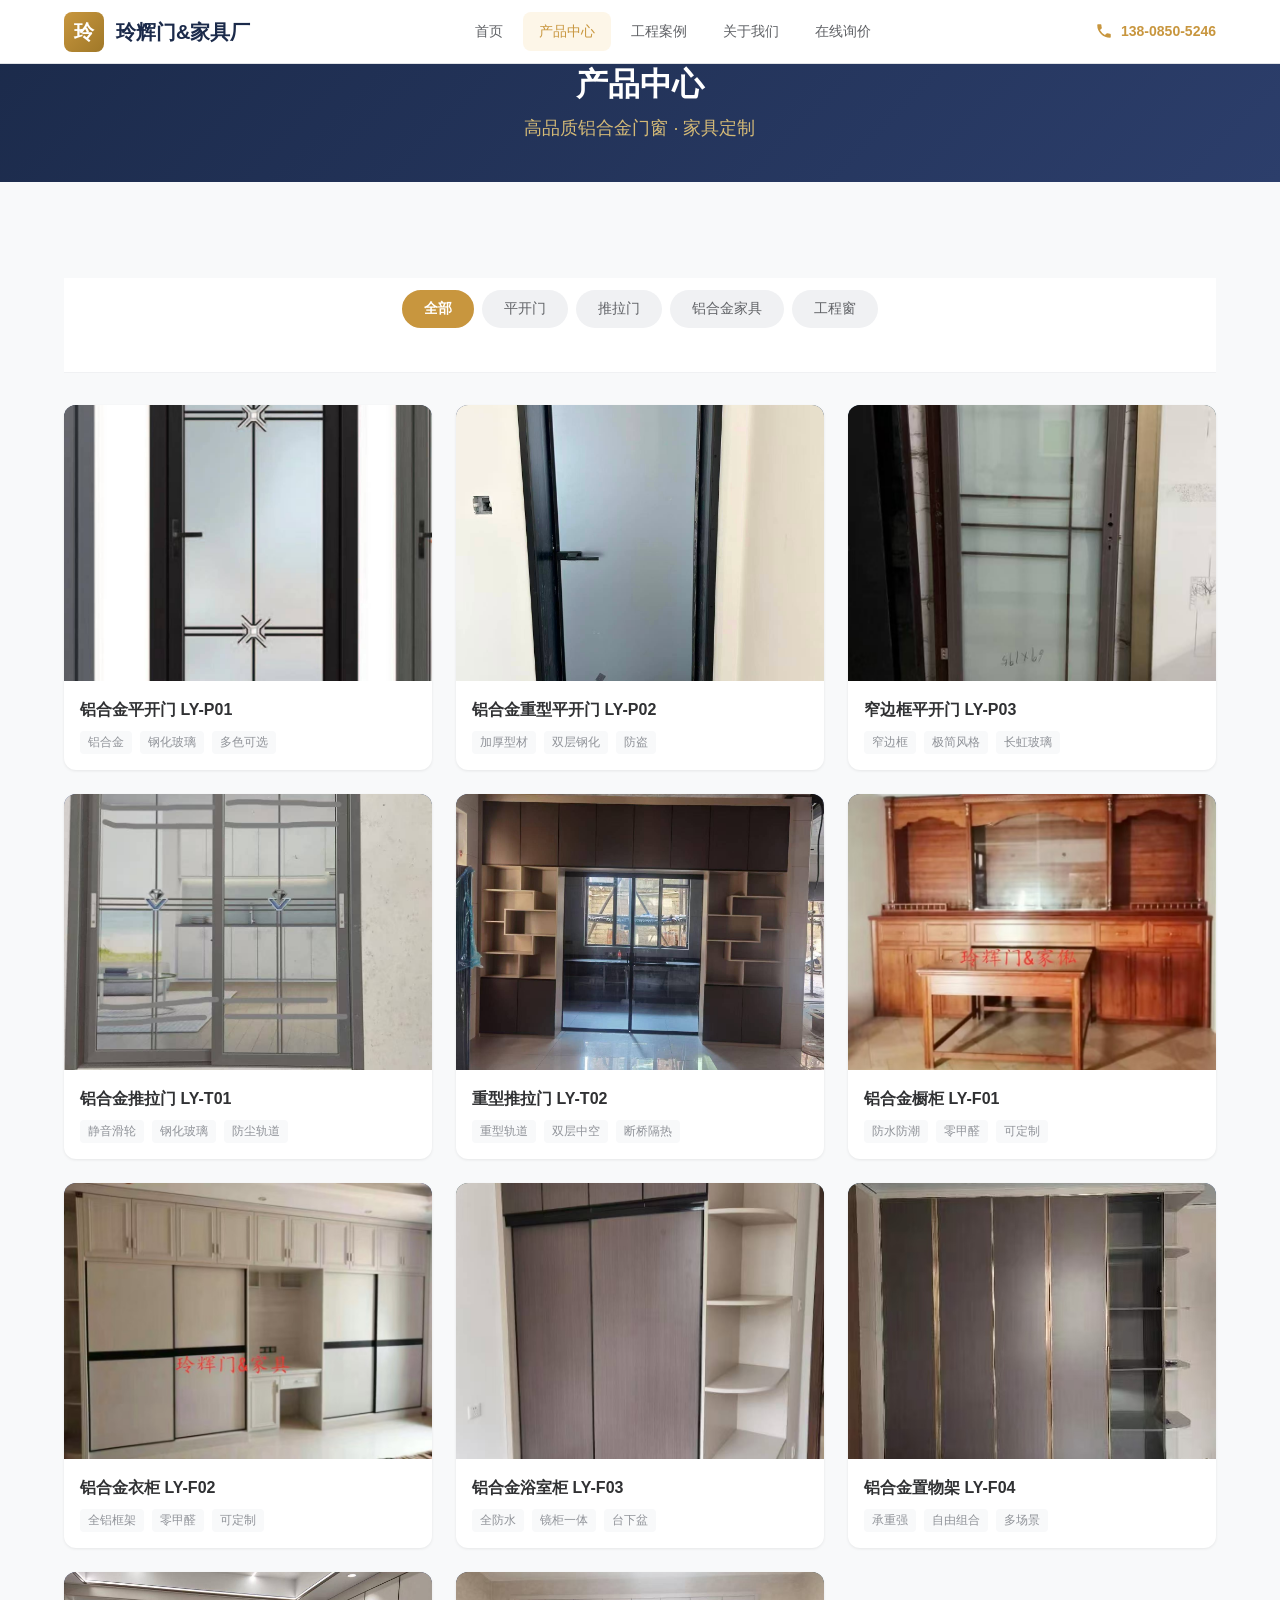
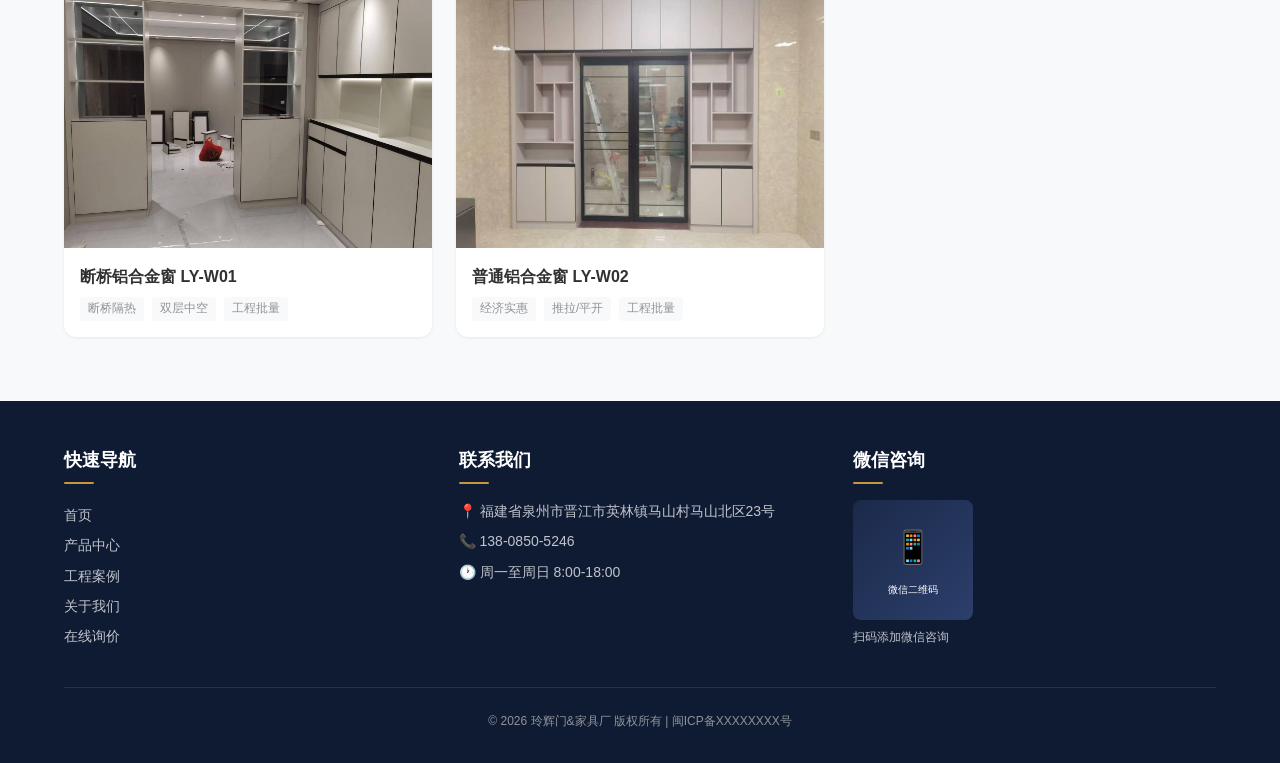
<file: products.html>
<!DOCTYPE html>
<html lang="zh-CN">
<head>
  <meta charset="UTF-8">
  <meta name="viewport" content="width=device-width, initial-scale=1.0, viewport-fit=cover">
  <meta name="description" content="玲辉门&家具厂产品中心 - 铝合金平开门、推拉门、铝合金橱柜衣柜、断桥铝窗。可定制尺寸和颜色，厂家直供。">
  <title>产品中心 - 玲辉门&家具厂 | 铝合金门窗·家具定制</title>
  <link rel="icon" href="favicon.svg" type="image/svg+xml">
  <link rel="stylesheet" href="css/variables.css">
  <link rel="stylesheet" href="css/reset.css">
  <link rel="stylesheet" href="css/common.css">
  <link rel="stylesheet" href="css/components.css">
  <link rel="stylesheet" href="css/products.css">
</head>
<body data-page="products">

  <!-- 导航 -->
  <nav class="navbar">
    <div class="container">
      <a href="index.html" class="nav-brand">
        <span class="brand-icon">玲</span>
        玲辉门&家具厂
      </a>
      <div class="nav-links">
        <a href="index.html" data-page="home">首页</a>
        <a href="products.html" data-page="products">产品中心</a>
        <a href="cases.html" data-page="cases">工程案例</a>
        <a href="about.html" data-page="about">关于我们</a>
        <a href="inquiry.html" data-page="inquiry">在线询价</a>
      </div>
      <a href="tel:13808505246" class="nav-phone">
        <svg class="phone-icon" viewBox="0 0 24 24" fill="currentColor"><path d="M6.62 10.79a15.05 15.05 0 006.59 6.59l2.2-2.2a1 1 0 011.01-.24 11.36 11.36 0 003.58.57 1 1 0 011 1V20a1 1 0 01-1 1A17 17 0 013 4a1 1 0 011-1h3.5a1 1 0 011 1 11.36 11.36 0 00.57 3.58 1 1 0 01-.25 1.01l-2.2 2.2z"/></svg>
        138-0850-5246
      </a>
      <button class="hamburger" aria-label="菜单">
        <span></span><span></span><span></span>
      </button>
    </div>
  </nav>

  <!-- 页面头部 -->
  <section class="page-header">
    <h1 class="page-title">产品中心</h1>
    <p class="page-subtitle">高品质铝合金门窗 · 家具定制</p>
  </section>

  <!-- 产品区 -->
  <section class="products-page">
    <div class="container">
      <!-- 筛选栏 -->
      <div class="filter-sticky">
        <div class="filter-bar">
          <button class="filter-pill active" data-filter="全部">全部</button>
          <button class="filter-pill" data-filter="平开门">平开门</button>
          <button class="filter-pill" data-filter="推拉门">推拉门</button>
          <button class="filter-pill" data-filter="铝合金家具">铝合金家具</button>
          <button class="filter-pill" data-filter="工程窗">工程窗</button>
        </div>
      </div>

      <!-- 产品网格 -->
      <div class="product-grid" id="productGrid"></div>
    </div>
  </section>

  <!-- 页脚 -->
  <footer class="footer">
    <div class="container">
      <div class="footer-grid">
        <div class="footer-col">
          <h4>快速导航</h4>
          <a href="index.html">首页</a>
          <a href="products.html">产品中心</a>
          <a href="cases.html">工程案例</a>
          <a href="about.html">关于我们</a>
          <a href="inquiry.html">在线询价</a>
        </div>
        <div class="footer-col">
          <h4>联系我们</h4>
          <p>📍 福建省泉州市晋江市英林镇马山村马山北区23号</p>
          <p>📞 138-0850-5246</p>
          <p>🕐 周一至周日 8:00-18:00</p>
        </div>
        <div class="footer-col">
          <h4>微信咨询</h4>
          <div class="placeholder-img" style="width:120px;height:120px;margin-bottom:8px;border-radius:8px;aspect-ratio:auto;">
            <span style="font-size:2rem;">📱</span>
            <span style="font-size:10px;">微信二维码</span>
          </div>
          <p style="font-size:12px;">扫码添加微信咨询</p>
        </div>
      </div>
      <div class="footer-bottom">
        <p>© 2026 玲辉门&家具厂 版权所有 | 闽ICP备XXXXXXXX号</p>
      </div>
    </div>
  </footer>

  <!-- 底部栏 -->
  <div class="bottom-bar">
    <div class="btn-group">
      <a href="tel:13808505246" class="btn btn-phone">
        <svg class="btn-icon" viewBox="0 0 24 24" fill="currentColor"><path d="M6.62 10.79a15.05 15.05 0 006.59 6.59l2.2-2.2a1 1 0 011.01-.24 11.36 11.36 0 003.58.57 1 1 0 011 1V20a1 1 0 01-1 1A17 17 0 013 4a1 1 0 011-1h3.5a1 1 0 011 1 11.36 11.36 0 00.57 3.58 1 1 0 01-.25 1.01l-2.2 2.2z"/></svg>
        电话咨询
      </a>
      <button class="btn btn-wechat trigger-wechat">
        <svg class="btn-icon" viewBox="0 0 24 24" fill="currentColor"><path d="M8.69 13.44c.59 0 1.07-.48 1.07-1.07s-.48-1.07-1.07-1.07-1.07.48-1.07 1.07.48 1.07 1.07 1.07zm6.62 0c.59 0 1.07-.48 1.07-1.07s-.48-1.07-1.07-1.07-1.07.48-1.07 1.07.48 1.07 1.07 1.07zm-6.12 2.65c-.95 0-1.85.17-2.67.48C3.72 17.64 1 19.08 1 20.8c0 1.54 2.72 2.83 6.23 3.15-.22-.39-.34-.83-.34-1.3 0-1.93 1.72-3.5 3.84-3.5.03 0 .05 0 .08.01.25-3.36 4.18-5.14 7.97-3.97.27-1.11.27-2.25-.01-3.33-.41-1.63-1.5-2.87-2.96-3.61C14.16 7.72 12.5 7.39 10.88 8c-.55.21-1.05.1-1.42-.29L7.93 6.22c-.3-.3-.8-.35-1.16-.17C4.2 7.38 2.19 9.77 2.19 12.53c0 1.3.51 2.49 1.35 3.42.2.22.29.53.2.82-.13.38-.33.72-.47 1.08-.08.2-.02.43.16.55.15.1.35.08.5-.02l.78-.49c.28-.17.6-.2.88-.07.63.29 1.32.44 2.04.44.35 0 .69-.04 1.02-.11-.1-.4-.15-.82-.15-1.24 0-1.94 1.57-3.49 3.51-3.49z"/></svg>
        微信咨询
      </button>
    </div>
  </div>

  <!-- 微信弹窗 -->
  <div class="wechat-modal-overlay">
    <div class="wechat-modal">
      <div class="qr-placeholder">
        <span style="font-size:3rem;">📱</span>
        <span>微信二维码</span>
        <span style="font-size:12px;">请替换为真实二维码图片</span>
      </div>
      <p class="qr-tip">请扫描二维码添加微信</p>
      <button class="qr-close">关闭</button>
    </div>
  </div>

  <!-- 返回顶部 -->
  <button class="back-to-top" aria-label="返回顶部">
    <svg width="20" height="20" viewBox="0 0 24 24" fill="none" stroke="currentColor" stroke-width="2.5" stroke-linecap="round" stroke-linejoin="round"><polyline points="18 15 12 9 6 15"/></svg>
  </button>

  <script src="js/common.js?v=2"></script>
  <script src="js/products.js?v=2"></script>
</body>
</html>
</file>
<file: css/variables.css>
/* ============================================
   玲辉门&家具厂 - CSS 自定义属性
   ============================================ */

:root {
  /* === 品牌色彩 === */
  --color-gold:          #C8963E;
  --color-gold-light:    #D4A84B;
  --color-gold-lighter:  #E8C97A;
  --color-gold-dark:     #A07828;
  --color-gold-bg:       #FDF6E8;
  --color-gold-bg-light: #FEF9F0;

  --color-navy:          #1B2A4A;
  --color-navy-light:    #2C3E6B;
  --color-navy-lighter:  #3D528C;
  --color-navy-dark:     #0F1B33;
  --color-navy-bg:       #F0F2F8;

  --color-white:         #FFFFFF;
  --color-black:         #000000;

  /* 灰度 */
  --color-gray-50:       #F8F9FA;
  --color-gray-100:      #F0F1F3;
  --color-gray-200:      #E0E2E6;
  --color-gray-300:      #C0C4CC;
  --color-gray-400:      #A0A4AC;
  --color-gray-500:      #909399;
  --color-gray-600:      #70737A;
  --color-gray-700:      #606266;
  --color-gray-800:      #40424C;
  --color-gray-900:      #303133;

  /* 功能色 */
  --color-success:       #67C23A;
  --color-success-bg:    #F0F9EB;
  --color-error:         #F56C6C;
  --color-error-bg:      #FEF0F0;

  /* === 字体 === */
  --font-family:         -apple-system, BlinkMacSystemFont, "Segoe UI",
                         "PingFang SC", "Hiragino Sans GB", "Microsoft YaHei",
                         "Helvetica Neue", Arial, sans-serif;
  --font-size-xs:        0.75rem;    /* 12px */
  --font-size-sm:        0.875rem;   /* 14px */
  --font-size-base:      1rem;       /* 16px */
  --font-size-lg:        1.125rem;   /* 18px */
  --font-size-xl:        1.25rem;    /* 20px */
  --font-size-2xl:       1.5rem;     /* 24px */
  --font-size-3xl:       2rem;       /* 32px */
  --font-size-4xl:       2.5rem;     /* 40px */
  --font-size-5xl:       3rem;       /* 48px */

  /* === 间距 === */
  --space-1:             0.25rem;    /* 4px */
  --space-2:             0.5rem;     /* 8px */
  --space-3:             0.75rem;    /* 12px */
  --space-4:             1rem;       /* 16px */
  --space-5:             1.25rem;    /* 20px */
  --space-6:             1.5rem;     /* 24px */
  --space-8:             2rem;       /* 32px */
  --space-10:            2.5rem;     /* 40px */
  --space-12:            3rem;       /* 48px */
  --space-16:            4rem;       /* 64px */
  --space-20:            5rem;       /* 80px */

  /* === 布局 === */
  --max-width:           1200px;
  --nav-height:          64px;
  --bottom-bar-height:   56px;

  /* === 圆角 === */
  --radius-sm:           4px;
  --radius-md:           8px;
  --radius-lg:           12px;
  --radius-xl:           16px;
  --radius-full:         9999px;

  /* === 阴影 === */
  --shadow-sm:           0 1px 3px rgba(0, 0, 0, 0.08);
  --shadow-md:           0 4px 12px rgba(0, 0, 0, 0.1);
  --shadow-lg:           0 8px 24px rgba(0, 0, 0, 0.12);
  --shadow-xl:           0 12px 36px rgba(0, 0, 0, 0.15);

  /* === 过渡 === */
  --transition-fast:     150ms ease;
  --transition-base:     300ms ease;
  --transition-slow:     500ms ease;
}
</file>
<file: css/common.css>
/* ============================================
   玲辉门&家具厂 - 公共布局样式
   导航 / 页脚 / 底部栏 / 返回顶部
   ============================================ */

/* === 容器 === */
.container {
  width: 100%;
  max-width: var(--max-width);
  margin: 0 auto;
  padding: 0 var(--space-6);
}

/* === 页面头部（所有内页共用） === */
.page-header {
  background: linear-gradient(135deg, var(--color-navy), var(--color-navy-light));
  color: var(--color-white);
  padding: var(--space-16) 0 var(--space-10);
  text-align: center;
}

.page-header .page-title {
  font-size: var(--font-size-3xl);
  margin-bottom: var(--space-2);
}

.page-header .page-subtitle {
  font-size: var(--font-size-lg);
  color: var(--color-gold-lighter);
  opacity: 0.9;
}

/* === 区段标题（共用） === */
.section-title {
  font-size: var(--font-size-2xl);
  text-align: center;
  color: var(--color-navy);
  margin-bottom: var(--space-4);
  position: relative;
  padding-bottom: var(--space-4);
}

.section-title::after {
  content: '';
  position: absolute;
  bottom: 0;
  left: 50%;
  transform: translateX(-50%);
  width: 60px;
  height: 3px;
  background: var(--color-gold);
  border-radius: var(--radius-full);
}

.section-subtitle {
  text-align: center;
  color: var(--color-gray-500);
  font-size: var(--font-size-lg);
  margin-bottom: var(--space-10);
}

/* === 顶部导航 === */
.navbar {
  position: fixed;
  top: 0;
  left: 0;
  right: 0;
  z-index: 1000;
  background: var(--color-white);
  border-bottom: 1px solid var(--color-gray-200);
  height: var(--nav-height);
  display: flex;
  align-items: center;
  transition: transform var(--transition-base), box-shadow var(--transition-base);
}

.navbar.shadow {
  box-shadow: var(--shadow-md);
}

.navbar .container {
  display: flex;
  align-items: center;
  justify-content: space-between;
}

.nav-brand {
  display: flex;
  align-items: center;
  gap: var(--space-3);
  font-size: var(--font-size-xl);
  font-weight: 700;
  color: var(--color-navy);
  white-space: nowrap;
}

.nav-brand .brand-icon {
  width: 40px;
  height: 40px;
  background: linear-gradient(135deg, var(--color-gold), var(--color-gold-dark));
  border-radius: var(--radius-md);
  display: flex;
  align-items: center;
  justify-content: center;
  color: var(--color-white);
  font-size: var(--font-size-xl);
  font-weight: 700;
  flex-shrink: 0;
}

.nav-links {
  display: flex;
  align-items: center;
  gap: var(--space-1);
}

.nav-links a {
  padding: var(--space-2) var(--space-4);
  border-radius: var(--radius-md);
  font-size: var(--font-size-sm);
  color: var(--color-gray-700);
  transition: all var(--transition-fast);
  white-space: nowrap;
}

.nav-links a:hover,
.nav-links a.active {
  color: var(--color-gold);
  background: var(--color-gold-bg);
}

/* 导航中的电话 */
.nav-phone {
  display: flex;
  align-items: center;
  gap: var(--space-2);
  color: var(--color-gold);
  font-weight: 600;
  font-size: var(--font-size-sm);
  white-space: nowrap;
}

.nav-phone .phone-icon {
  width: 18px;
  height: 18px;
}

/* 汉堡菜单按钮 */
.hamburger {
  display: none;
  flex-direction: column;
  gap: 5px;
  padding: var(--space-2);
  cursor: pointer;
  z-index: 1001;
}

.hamburger span {
  display: block;
  width: 24px;
  height: 2px;
  background: var(--color-navy);
  border-radius: 2px;
  transition: transform var(--transition-fast), opacity var(--transition-fast);
}

.hamburger.open span:nth-child(1) {
  transform: translateY(7px) rotate(45deg);
}

.hamburger.open span:nth-child(2) {
  opacity: 0;
}

.hamburger.open span:nth-child(3) {
  transform: translateY(-7px) rotate(-45deg);
}

/* 移动端导航 */
@media (max-width: 767px) {
  .nav-links {
    position: fixed;
    top: 0;
    right: -100%;
    width: 75%;
    max-width: 300px;
    height: 100vh;
    background: var(--color-white);
    flex-direction: column;
    padding: calc(var(--nav-height) + var(--space-8)) var(--space-6) var(--space-8);
    gap: var(--space-2);
    box-shadow: var(--shadow-xl);
    transition: right var(--transition-base);
    z-index: 1000;
  }

  .nav-links.open {
    right: 0;
  }

  .nav-links a {
    width: 100%;
    padding: var(--space-3) var(--space-4);
    font-size: var(--font-size-base);
  }

  .nav-phone {
    display: none;
  }

  .hamburger {
    display: flex;
  }
}

@media (min-width: 768px) {
  .nav-links a {
    font-size: var(--font-size-sm);
  }
}

/* === 页脚 === */
.footer {
  background: var(--color-navy-dark);
  color: var(--color-gray-300);
  padding: var(--space-12) 0 var(--space-8);
}

.footer-grid {
  display: grid;
  grid-template-columns: repeat(3, 1fr);
  gap: var(--space-8);
  margin-bottom: var(--space-8);
}

.footer-col h4 {
  color: var(--color-white);
  font-size: var(--font-size-lg);
  margin-bottom: var(--space-4);
  padding-bottom: var(--space-3);
  position: relative;
}

.footer-col h4::after {
  content: '';
  position: absolute;
  bottom: 0;
  left: 0;
  width: 30px;
  height: 2px;
  background: var(--color-gold);
  border-radius: var(--radius-full);
}

.footer-col p {
  margin-bottom: var(--space-2);
  font-size: var(--font-size-sm);
}

.footer-col a {
  display: block;
  padding: var(--space-1) 0;
  font-size: var(--font-size-sm);
  color: var(--color-gray-300);
  transition: color var(--transition-fast);
}

.footer-col a:hover {
  color: var(--color-gold);
}

.footer-bottom {
  border-top: 1px solid rgba(255, 255, 255, 0.1);
  padding-top: var(--space-6);
  text-align: center;
  font-size: var(--font-size-xs);
  color: var(--color-gray-500);
}

@media (max-width: 767px) {
  .footer {
    padding: var(--space-8) 0 calc(var(--bottom-bar-height) + var(--space-8));
  }

  .footer-grid {
    grid-template-columns: 1fr;
    gap: var(--space-6);
  }
}

/* === 移动端底部固定栏 === */
.bottom-bar {
  display: none;
  position: fixed;
  bottom: 0;
  left: 0;
  right: 0;
  z-index: 999;
  height: var(--bottom-bar-height);
  background: var(--color-navy-dark);
  border-top: 2px solid var(--color-gold);
}

.bottom-bar .btn-group {
  display: flex;
  height: 100%;
}

.bottom-bar .btn {
  flex: 1;
  display: flex;
  align-items: center;
  justify-content: center;
  gap: var(--space-2);
  color: var(--color-white);
  font-size: var(--font-size-sm);
  font-weight: 600;
  transition: background var(--transition-fast);
}

.bottom-bar .btn-phone {
  background: var(--color-navy-light);
}

.bottom-bar .btn-wechat {
  background: var(--color-gold-dark);
}

.bottom-bar .btn:active {
  opacity: 0.85;
}

.bottom-bar .btn-icon {
  width: 20px;
  height: 20px;
}

@media (max-width: 767px) {
  .bottom-bar {
    display: block;
  }

  body {
    padding-bottom: var(--bottom-bar-height);
  }
}

/* === 微信二维码弹窗 === */
.wechat-modal-overlay {
  position: fixed;
  inset: 0;
  z-index: 2000;
  background: rgba(0, 0, 0, 0.6);
  display: flex;
  align-items: center;
  justify-content: center;
  opacity: 0;
  pointer-events: none;
  transition: opacity var(--transition-base);
}

.wechat-modal-overlay.open {
  opacity: 1;
  pointer-events: auto;
}

.wechat-modal {
  background: var(--color-white);
  border-radius: var(--radius-lg);
  padding: var(--space-8);
  text-align: center;
  max-width: 320px;
  width: 90%;
  box-shadow: var(--shadow-xl);
}

.wechat-modal .qr-placeholder {
  width: 200px;
  height: 200px;
  margin: 0 auto var(--space-4);
  background: var(--color-gray-100);
  border: 2px dashed var(--color-gray-300);
  border-radius: var(--radius-md);
  display: flex;
  flex-direction: column;
  align-items: center;
  justify-content: center;
  color: var(--color-gray-500);
  font-size: var(--font-size-sm);
  gap: var(--space-2);
}

.wechat-modal .qr-placeholder .qr-icon {
  width: 48px;
  height: 48px;
  color: var(--color-gray-400);
}

.wechat-modal .qr-tip {
  font-size: var(--font-size-sm);
  color: var(--color-gray-700);
  margin-bottom: var(--space-4);
}

.wechat-modal .qr-close {
  padding: var(--space-2) var(--space-6);
  background: var(--color-gray-100);
  border-radius: var(--radius-full);
  color: var(--color-gray-700);
  font-size: var(--font-size-sm);
  transition: background var(--transition-fast);
}

.wechat-modal .qr-close:hover {
  background: var(--color-gray-200);
}

/* === 返回顶部按钮 === */
.back-to-top {
  position: fixed;
  bottom: 80px;
  right: var(--space-4);
  z-index: 998;
  width: 44px;
  height: 44px;
  border-radius: 50%;
  background: var(--color-navy);
  color: var(--color-white);
  display: flex;
  align-items: center;
  justify-content: center;
  box-shadow: var(--shadow-md);
  opacity: 0;
  transform: translateY(20px);
  pointer-events: none;
  transition: all var(--transition-base);
  cursor: pointer;
}

.back-to-top.visible {
  opacity: 1;
  transform: translateY(0);
  pointer-events: auto;
}

.back-to-top:hover {
  background: var(--color-gold);
}

@media (max-width: 767px) {
  .back-to-top {
    bottom: calc(var(--bottom-bar-height) + var(--space-4));
    right: var(--space-3);
  }
}

/* === 滚动渐显动画 === */
.animate-on-scroll {
  opacity: 0;
  transform: translateY(30px);
  transition: opacity 0.6s ease, transform 0.6s ease;
}

.animate-on-scroll.animated {
  opacity: 1;
  transform: translateY(0);
}

/* === 导航遮罩（移动端） === */
.nav-overlay {
  display: none;
  position: fixed;
  inset: 0;
  z-index: 999;
  background: rgba(0, 0, 0, 0.4);
  opacity: 0;
  transition: opacity var(--transition-base);
}

.nav-overlay.open {
  display: block;
  opacity: 1;
}
</file>
<file: css/components.css>
/* ============================================
   玲辉门&家具厂 - 可复用组件样式
   按钮 / 卡片 / 表单 / 弹窗 / Toast / 灯箱
   ============================================ */

/* === 按钮 === */
.btn {
  display: inline-flex;
  align-items: center;
  justify-content: center;
  gap: var(--space-2);
  padding: var(--space-3) var(--space-6);
  border-radius: var(--radius-md);
  font-size: var(--font-size-base);
  font-weight: 600;
  transition: all var(--transition-fast);
  cursor: pointer;
  border: 2px solid transparent;
}

.btn-primary {
  background: linear-gradient(135deg, var(--color-gold), var(--color-gold-dark));
  color: var(--color-white);
  border-color: transparent;
}

.btn-primary:hover {
  background: linear-gradient(135deg, var(--color-gold-light), var(--color-gold));
  box-shadow: var(--shadow-md);
  transform: translateY(-1px);
}

.btn-primary:active {
  transform: translateY(0);
}

.btn-outline {
  background: transparent;
  color: var(--color-gold);
  border-color: var(--color-gold);
}

.btn-outline:hover {
  background: var(--color-gold);
  color: var(--color-white);
}

.btn-navy {
  background: var(--color-navy);
  color: var(--color-white);
}

.btn-navy:hover {
  background: var(--color-navy-light);
  box-shadow: var(--shadow-md);
  transform: translateY(-1px);
}

.btn-white {
  background: var(--color-white);
  color: var(--color-navy);
}

.btn-white:hover {
  background: var(--color-gray-50);
  box-shadow: var(--shadow-md);
  transform: translateY(-1px);
}

.btn-lg {
  padding: var(--space-4) var(--space-8);
  font-size: var(--font-size-lg);
  border-radius: var(--radius-lg);
}

.btn-sm {
  padding: var(--space-2) var(--space-4);
  font-size: var(--font-size-sm);
}

.btn:disabled {
  opacity: 0.6;
  cursor: not-allowed;
  pointer-events: none;
}

/* === 卡片 === */
.card {
  background: var(--color-white);
  border-radius: var(--radius-lg);
  overflow: hidden;
  box-shadow: var(--shadow-sm);
  transition: all var(--transition-base);
  border: 1px solid var(--color-gray-100);
}

.card:hover {
  box-shadow: var(--shadow-lg);
  transform: translateY(-4px);
}

.card-img {
  width: 100%;
  aspect-ratio: 4 / 3;
  background: linear-gradient(135deg, var(--color-navy), var(--color-navy-light));
  display: flex;
  align-items: center;
  justify-content: center;
  color: var(--color-white);
  font-size: var(--font-size-lg);
  font-weight: 600;
  position: relative;
  overflow: hidden;
}

.card-img.gold-bg {
  background: linear-gradient(135deg, var(--color-gold), var(--color-gold-dark));
}

.card-img.light-bg {
  background: linear-gradient(135deg, var(--color-navy-lighter), var(--color-navy-light));
}

.card-body {
  padding: var(--space-4);
}

.card-title {
  font-size: var(--font-size-lg);
  font-weight: 600;
  color: var(--color-gray-900);
  margin-bottom: var(--space-2);
}

.card-text {
  font-size: var(--font-size-sm);
  color: var(--color-gray-500);
  margin-bottom: var(--space-3);
  line-height: 1.5;
}

.card-footer {
  padding: 0 var(--space-4) var(--space-4);
  display: flex;
  gap: var(--space-2);
}

/* === 统计数字卡片 === */
.stat-card {
  text-align: center;
  padding: var(--space-6);
}

.stat-number {
  font-size: var(--font-size-4xl);
  font-weight: 800;
  color: var(--color-gold);
  line-height: 1.2;
}

.stat-label {
  font-size: var(--font-size-sm);
  color: var(--color-gray-500);
  margin-top: var(--space-2);
}

/* === 筛选标签 === */
.filter-bar {
  display: flex;
  flex-wrap: wrap;
  gap: var(--space-2);
  justify-content: center;
  margin-bottom: var(--space-8);
}

.filter-pill {
  padding: var(--space-2) var(--space-5);
  border-radius: var(--radius-full);
  font-size: var(--font-size-sm);
  font-weight: 500;
  color: var(--color-gray-700);
  background: var(--color-gray-100);
  border: 2px solid transparent;
  transition: all var(--transition-fast);
  cursor: pointer;
  white-space: nowrap;
}

.filter-pill:hover {
  background: var(--color-gold-bg);
  color: var(--color-gold-dark);
}

.filter-pill.active {
  background: var(--color-gold);
  color: var(--color-white);
  border-color: var(--color-gold);
  font-weight: 600;
}

/* 移动端筛选栏可横向滚动 */
@media (max-width: 767px) {
  .filter-bar {
    flex-wrap: nowrap;
    overflow-x: auto;
    justify-content: flex-start;
    padding: 0 var(--space-4);
    -webkit-overflow-scrolling: touch;
    scrollbar-width: none;
  }

  .filter-bar::-webkit-scrollbar {
    display: none;
  }
}

/* === 表单 === */
.form-group {
  margin-bottom: var(--space-5);
}

.form-label {
  display: block;
  font-size: var(--font-size-sm);
  font-weight: 600;
  color: var(--color-gray-800);
  margin-bottom: var(--space-2);
}

.form-label .required {
  color: var(--color-error);
  margin-left: 2px;
}

.form-input,
.form-select,
.form-textarea {
  width: 100%;
  padding: var(--space-3) var(--space-4);
  border: 2px solid var(--color-gray-200);
  border-radius: var(--radius-md);
  font-size: var(--font-size-base);
  color: var(--color-gray-900);
  background: var(--color-white);
  transition: border-color var(--transition-fast), box-shadow var(--transition-fast);
  outline: none;
}

.form-input:focus,
.form-select:focus,
.form-textarea:focus {
  border-color: var(--color-gold);
  box-shadow: 0 0 0 3px rgba(200, 150, 62, 0.12);
}

.form-input.error,
.form-select.error,
.form-textarea.error {
  border-color: var(--color-error);
  box-shadow: 0 0 0 3px rgba(245, 108, 108, 0.12);
}

.form-error-msg {
  font-size: var(--font-size-xs);
  color: var(--color-error);
  margin-top: var(--space-1);
  display: none;
}

.form-error-msg.show {
  display: block;
}

.form-textarea {
  resize: vertical;
  min-height: 100px;
}

.form-row {
  display: grid;
  grid-template-columns: 1fr 1fr;
  gap: var(--space-4);
}

@media (max-width: 480px) {
  .form-row {
    grid-template-columns: 1fr;
  }
}

/* === Toast 通知 === */
.toast-container {
  position: fixed;
  top: calc(var(--nav-height) + var(--space-4));
  left: 50%;
  transform: translateX(-50%);
  z-index: 3000;
  display: flex;
  flex-direction: column;
  gap: var(--space-3);
  pointer-events: none;
}

.toast {
  padding: var(--space-3) var(--space-6);
  border-radius: var(--radius-md);
  font-size: var(--font-size-sm);
  font-weight: 500;
  color: var(--color-white);
  box-shadow: var(--shadow-lg);
  animation: toastIn 0.3s ease, toastOut 0.3s ease 2.7s forwards;
  pointer-events: auto;
  white-space: nowrap;
}

.toast-success {
  background: var(--color-success);
}

.toast-error {
  background: var(--color-error);
}

@keyframes toastIn {
  from { opacity: 0; transform: translateY(-10px); }
  to   { opacity: 1; transform: translateY(0); }
}

@keyframes toastOut {
  from { opacity: 1; transform: translateY(0); }
  to   { opacity: 0; transform: translateY(-10px); }
}

/* === 灯箱 === */
.lightbox-overlay {
  position: fixed;
  inset: 0;
  z-index: 2000;
  background: rgba(0, 0, 0, 0.9);
  display: flex;
  align-items: center;
  justify-content: center;
  opacity: 0;
  pointer-events: none;
  transition: opacity var(--transition-base);
}

.lightbox-overlay.open {
  opacity: 1;
  pointer-events: auto;
}

.lightbox-content {
  position: relative;
  max-width: 90vw;
  max-height: 85vh;
  display: flex;
  flex-direction: column;
  align-items: center;
}

.lightbox-content img {
  max-width: 100%;
  max-height: 70vh;
  object-fit: contain;
  border-radius: var(--radius-md);
}

.lightbox-caption {
  color: var(--color-white);
  text-align: center;
  margin-top: var(--space-4);
  font-size: var(--font-size-sm);
}

.lightbox-caption .caption-title {
  font-size: var(--font-size-lg);
  font-weight: 600;
  margin-bottom: var(--space-1);
}

.lightbox-caption .caption-desc {
  color: var(--color-gray-300);
}

.lightbox-close,
.lightbox-prev,
.lightbox-next {
  position: absolute;
  color: var(--color-white);
  font-size: var(--font-size-2xl);
  cursor: pointer;
  width: 48px;
  height: 48px;
  display: flex;
  align-items: center;
  justify-content: center;
  border-radius: 50%;
  background: rgba(255, 255, 255, 0.1);
  transition: background var(--transition-fast);
  z-index: 2001;
}

.lightbox-close:hover,
.lightbox-prev:hover,
.lightbox-next:hover {
  background: rgba(255, 255, 255, 0.25);
}

.lightbox-close {
  top: var(--space-4);
  right: var(--space-4);
}

.lightbox-prev {
  left: var(--space-4);
  top: 50%;
  transform: translateY(-50%);
}

.lightbox-next {
  right: var(--space-4);
  top: 50%;
  transform: translateY(-50%);
}

@media (max-width: 767px) {
  .lightbox-close { top: var(--space-3); right: var(--space-3); }
  .lightbox-prev { left: var(--space-2); }
  .lightbox-next { right: var(--space-2); }
  .lightbox-prev, .lightbox-next { width: 40px; height: 40px; font-size: var(--font-size-xl); }
}

/* === 面包屑 === */
.breadcrumb {
  display: flex;
  align-items: center;
  gap: var(--space-2);
  font-size: var(--font-size-sm);
  margin-bottom: var(--space-8);
  color: var(--color-gray-500);
}

.breadcrumb a {
  color: var(--color-gold);
  transition: color var(--transition-fast);
}

.breadcrumb a:hover {
  color: var(--color-gold-dark);
}

.breadcrumb .separator {
  color: var(--color-gray-300);
}

/* === 占位图 === */
.placeholder-img {
  width: 100%;
  aspect-ratio: 4 / 3;
  background: linear-gradient(135deg, var(--color-navy), var(--color-navy-light));
  display: flex;
  flex-direction: column;
  align-items: center;
  justify-content: center;
  color: var(--color-white);
  font-size: var(--font-size-sm);
  font-weight: 500;
  gap: var(--space-2);
}

.placeholder-img .ph-icon {
  font-size: var(--font-size-3xl);
  opacity: 0.7;
}

.placeholder-img.gold {
  background: linear-gradient(135deg, var(--color-gold-light), var(--color-gold-dark));
}

.placeholder-img.light {
  background: linear-gradient(135deg, var(--color-navy-lighter), var(--color-navy-light));
}
</file>
<file: css/home.css>
/* ============================================
   玲辉门&家具厂 - 首页样式
   ============================================ */

/* === Hero 横幅 === */
.hero {
  min-height: 100vh;
  min-height: 100dvh;
  display: flex;
  align-items: center;
  justify-content: center;
  text-align: center;
  background: linear-gradient(160deg, var(--color-navy-dark) 0%, var(--color-navy) 40%, var(--color-navy-light) 100%);
  position: relative;
  overflow: hidden;
  padding: calc(var(--nav-height) + var(--space-8)) var(--space-6) var(--space-12);
}

/* 背景纹理 */
.hero::before {
  content: '';
  position: absolute;
  inset: 0;
  background:
    radial-gradient(circle at 20% 30%, rgba(200, 150, 62, 0.12) 0%, transparent 50%),
    radial-gradient(circle at 80% 70%, rgba(200, 150, 62, 0.08) 0%, transparent 50%),
    radial-gradient(circle at 50% 50%, rgba(255, 255, 255, 0.03) 0%, transparent 70%);
  pointer-events: none;
}

.hero-content {
  position: relative;
  z-index: 1;
  max-width: 700px;
}

.hero h1 {
  font-size: var(--font-size-4xl);
  color: var(--color-white);
  margin-bottom: var(--space-4);
  letter-spacing: 0.05em;
}

.hero .hero-subtitle {
  font-size: var(--font-size-xl);
  color: var(--color-gold-lighter);
  margin-bottom: var(--space-8);
  font-weight: 400;
}

.hero .hero-badges {
  display: flex;
  gap: var(--space-4);
  justify-content: center;
  flex-wrap: wrap;
  margin-bottom: var(--space-10);
}

.hero .badge {
  background: rgba(255, 255, 255, 0.1);
  backdrop-filter: blur(4px);
  border: 1px solid rgba(255, 255, 255, 0.15);
  color: var(--color-white);
  padding: var(--space-3) var(--space-5);
  border-radius: var(--radius-full);
  font-size: var(--font-size-sm);
  font-weight: 500;
  white-space: nowrap;
}

.hero .badge .badge-dot {
  display: inline-block;
  width: 8px;
  height: 8px;
  background: var(--color-gold);
  border-radius: 50%;
  margin-right: var(--space-2);
}

@media (max-width: 480px) {
  .hero h1 {
    font-size: var(--font-size-3xl);
  }

  .hero .hero-subtitle {
    font-size: var(--font-size-base);
  }

  .hero .hero-badges {
    gap: var(--space-2);
  }

  .hero .badge {
    font-size: var(--font-size-xs);
    padding: var(--space-2) var(--space-4);
  }
}

/* === 数据展示条 === */
.stats-strip {
  background: var(--color-white);
  border-bottom: 1px solid var(--color-gray-100);
}

.stats-strip .container {
  display: grid;
  grid-template-columns: repeat(4, 1fr);
}

.stats-strip .stat-item {
  text-align: center;
  padding: var(--space-8) var(--space-4);
  position: relative;
}

.stats-strip .stat-item::after {
  content: '';
  position: absolute;
  right: 0;
  top: 50%;
  transform: translateY(-50%);
  width: 1px;
  height: 40px;
  background: var(--color-gray-200);
}

.stats-strip .stat-item:last-child::after {
  display: none;
}

.stats-strip .stat-icon {
  font-size: var(--font-size-3xl);
  margin-bottom: var(--space-2);
}

.stats-strip .stat-num {
  font-size: var(--font-size-3xl);
  font-weight: 800;
  color: var(--color-gold);
  display: block;
}

.stats-strip .stat-desc {
  font-size: var(--font-size-sm);
  color: var(--color-gray-500);
  margin-top: var(--space-1);
}

@media (max-width: 767px) {
  .stats-strip .container {
    grid-template-columns: repeat(2, 1fr);
  }

  .stats-strip .stat-item:nth-child(2)::after {
    display: none;
  }

  .stats-strip .stat-item {
    padding: var(--space-6) var(--space-3);
  }

  .stats-strip .stat-num {
    font-size: var(--font-size-2xl);
  }
}

/* === 产品分类区段 === */
.products-section {
  padding: var(--space-16) 0;
  background: var(--color-gray-50);
}

.category-grid {
  display: grid;
  grid-template-columns: repeat(4, 1fr);
  gap: var(--space-6);
  margin-top: var(--space-6);
}

.category-card {
  position: relative;
  overflow: hidden;
  border-radius: var(--radius-lg);
  aspect-ratio: 3 / 4;
  display: flex;
  align-items: flex-end;
  cursor: pointer;
  transition: all var(--transition-base);
  box-shadow: var(--shadow-md);
}

.category-card:hover {
  transform: translateY(-6px);
  box-shadow: var(--shadow-xl);
}

.category-card .cat-bg {
  position: absolute;
  inset: 0;
  background-size: cover;
  background-position: center;
  transition: transform var(--transition-slow);
}

.category-card:hover .cat-bg {
  transform: scale(1.05);
}

/* 分类卡片渐变背景 */
.cat-bg-1 { background: linear-gradient(160deg, #1B2A4A, #2C3E6B); }
.cat-bg-2 { background: linear-gradient(160deg, #2C3E6B, #1B3A5C); }
.cat-bg-3 { background: linear-gradient(160deg, #1B3A5C, #2C4A3E); }
.cat-bg-4 { background: linear-gradient(160deg, #3D528C, #1B2A4A); }

/* 金属纹理模拟 */
.category-card .cat-bg::before {
  content: '';
  position: absolute;
  inset: 0;
  background:
    repeating-linear-gradient(
      90deg,
      transparent,
      transparent 2px,
      rgba(255, 255, 255, 0.015) 2px,
      rgba(255, 255, 255, 0.015) 4px
    ),
    repeating-linear-gradient(
      0deg,
      transparent,
      transparent 2px,
      rgba(255, 255, 255, 0.01) 2px,
      rgba(255, 255, 255, 0.01) 4px
    );
}

.category-card .cat-info {
  position: relative;
  z-index: 1;
  width: 100%;
  padding: var(--space-6) var(--space-4);
  background: linear-gradient(transparent, rgba(0, 0, 0, 0.7));
  color: var(--color-white);
}

.category-card .cat-name {
  font-size: var(--font-size-xl);
  font-weight: 700;
  margin-bottom: var(--space-2);
}

.category-card .cat-desc {
  font-size: var(--font-size-sm);
  opacity: 0.8;
  margin-bottom: var(--space-3);
}

.category-card .cat-link {
  display: inline-flex;
  align-items: center;
  gap: var(--space-1);
  font-size: var(--font-size-sm);
  font-weight: 600;
  color: var(--color-gold-lighter);
  transition: gap var(--transition-fast);
}

.category-card:hover .cat-link {
  gap: var(--space-2);
}

@media (max-width: 1023px) {
  .category-grid {
    grid-template-columns: repeat(2, 1fr);
  }
}

@media (max-width: 480px) {
  .category-grid {
    grid-template-columns: 1fr;
  }
}

/* === 为什么选择我们 === */
.trust-section {
  padding: var(--space-16) 0;
  background: var(--color-white);
}

.trust-grid {
  display: grid;
  grid-template-columns: repeat(3, 1fr);
  gap: var(--space-8);
  margin-top: var(--space-6);
}

.trust-card {
  text-align: center;
  padding: var(--space-8) var(--space-6);
  border-radius: var(--radius-lg);
  background: var(--color-gray-50);
  transition: all var(--transition-base);
}

.trust-card:hover {
  background: var(--color-gold-bg);
  transform: translateY(-4px);
  box-shadow: var(--shadow-md);
}

.trust-card .trust-icon {
  width: 72px;
  height: 72px;
  margin: 0 auto var(--space-4);
  background: linear-gradient(135deg, var(--color-gold-bg), var(--color-gold-bg-light));
  border-radius: 50%;
  display: flex;
  align-items: center;
  justify-content: center;
  font-size: var(--font-size-3xl);
}

.trust-card h3 {
  font-size: var(--font-size-lg);
  color: var(--color-navy);
  margin-bottom: var(--space-3);
}

.trust-card p {
  font-size: var(--font-size-sm);
  color: var(--color-gray-500);
  line-height: 1.8;
}

@media (max-width: 767px) {
  .trust-grid {
    grid-template-columns: 1fr;
    gap: var(--space-6);
  }
}
</file>
<file: css/about.css>
/* ============================================
   玲辉门&家具厂 - 关于我们样式
   ============================================ */

.about-page {
  padding: calc(var(--nav-height) + var(--space-8)) 0 var(--space-16);
}

/* 公司简介 */
.about-intro {
  padding: var(--space-12) 0;
}

.about-intro .intro-grid {
  display: grid;
  grid-template-columns: 1fr 1fr;
  gap: var(--space-10);
  align-items: center;
}

.about-intro .intro-text h2 {
  font-size: var(--font-size-2xl);
  color: var(--color-navy);
  margin-bottom: var(--space-4);
}

.about-intro .intro-text p {
  font-size: var(--font-size-base);
  color: var(--color-gray-600);
  line-height: 1.9;
  margin-bottom: var(--space-3);
}

.about-intro .intro-img {
  aspect-ratio: 4 / 3;
  background: linear-gradient(135deg, var(--color-navy), var(--color-navy-light));
  border-radius: var(--radius-lg);
  display: flex;
  flex-direction: column;
  align-items: center;
  justify-content: center;
  color: var(--color-white);
  gap: var(--space-3);
  font-size: var(--font-size-sm);
}

.about-intro .intro-img .img-icon {
  font-size: var(--font-size-5xl);
  margin-bottom: var(--space-2);
}

@media (max-width: 767px) {
  .about-intro .intro-grid {
    grid-template-columns: 1fr;
    gap: var(--space-6);
  }
}

/* 联系方式 */
.contact-section {
  padding: var(--space-12) 0;
  background: var(--color-gray-50);
}

.contact-grid {
  display: grid;
  grid-template-columns: repeat(3, 1fr);
  gap: var(--space-6);
  margin-top: var(--space-6);
}

.contact-card {
  background: var(--color-white);
  padding: var(--space-8) var(--space-6);
  border-radius: var(--radius-lg);
  text-align: center;
  box-shadow: var(--shadow-sm);
  transition: all var(--transition-base);
}

.contact-card:hover {
  box-shadow: var(--shadow-md);
  transform: translateY(-4px);
}

.contact-card .contact-icon {
  width: 64px;
  height: 64px;
  margin: 0 auto var(--space-4);
  background: var(--color-gold-bg);
  border-radius: 50%;
  display: flex;
  align-items: center;
  justify-content: center;
  font-size: var(--font-size-3xl);
}

.contact-card h3 {
  font-size: var(--font-size-lg);
  color: var(--color-navy);
  margin-bottom: var(--space-3);
}

.contact-card p {
  font-size: var(--font-size-sm);
  color: var(--color-gray-500);
  line-height: 1.8;
}

.contact-card .copy-btn {
  margin-top: var(--space-3);
  padding: var(--space-2) var(--space-4);
  background: var(--color-gray-100);
  border-radius: var(--radius-full);
  font-size: var(--font-size-xs);
  color: var(--color-gray-600);
  cursor: pointer;
  transition: all var(--transition-fast);
}

.contact-card .copy-btn:hover {
  background: var(--color-gold-bg);
  color: var(--color-gold-dark);
}

@media (max-width: 767px) {
  .contact-grid {
    grid-template-columns: 1fr;
  }
}

/* 地图 */
.map-section {
  padding: var(--space-12) 0;
}

.map-placeholder {
  width: 100%;
  height: 350px;
  background: var(--color-gray-100);
  border-radius: var(--radius-lg);
  display: flex;
  flex-direction: column;
  align-items: center;
  justify-content: center;
  color: var(--color-gray-500);
  gap: var(--space-4);
  border: 2px dashed var(--color-gray-300);
  margin-top: var(--space-6);
}

.map-placeholder .map-icon {
  font-size: var(--font-size-5xl);
}

.map-placeholder .map-address {
  font-size: var(--font-size-lg);
  font-weight: 600;
  color: var(--color-gray-700);
}

.map-placeholder .map-note {
  font-size: var(--font-size-sm);
}
</file>
<file: css/cases.css>
/* ============================================
   玲辉门&家具厂 - 工程案例样式
   ============================================ */

.cases-page {
  padding: calc(var(--nav-height) + var(--space-8)) 0 var(--space-16);
  background: var(--color-gray-50);
  min-height: 100vh;
}

/* 案例画廊 */
.cases-grid {
  display: grid;
  grid-template-columns: repeat(3, 1fr);
  gap: var(--space-4);
}

.case-item {
  position: relative;
  border-radius: var(--radius-lg);
  overflow: hidden;
  cursor: pointer;
  box-shadow: var(--shadow-sm);
  transition: all var(--transition-base);
  aspect-ratio: 4 / 3;
}

.case-item:hover {
  box-shadow: var(--shadow-lg);
  transform: translateY(-4px);
}

.case-item .case-img {
  width: 100%;
  height: 100%;
  background: linear-gradient(135deg, var(--color-navy), var(--color-navy-light));
  display: flex;
  flex-direction: column;
  align-items: center;
  justify-content: center;
  color: var(--color-white);
  transition: transform var(--transition-slow);
}

.case-item:hover .case-img {
  transform: scale(1.05);
}

.case-item .case-icon {
  font-size: var(--font-size-4xl);
  margin-bottom: var(--space-2);
  opacity: 0.8;
}

.case-item .case-overlay {
  position: absolute;
  inset: 0;
  background: linear-gradient(transparent 60%, rgba(0, 0, 0, 0.7));
  display: flex;
  flex-direction: column;
  justify-content: flex-end;
  padding: var(--space-4);
  opacity: 0;
  transition: opacity var(--transition-base);
}

.case-item:hover .case-overlay {
  opacity: 1;
}

/* 手机上常显标题 */
@media (max-width: 767px) {
  .case-item .case-overlay {
    opacity: 1;
    background: linear-gradient(transparent 40%, rgba(0, 0, 0, 0.65));
  }
}

.case-overlay .case-name {
  font-size: var(--font-size-sm);
  font-weight: 600;
  color: var(--color-white);
  margin-bottom: var(--space-1);
}

.case-overlay .case-cat {
  font-size: var(--font-size-xs);
  color: var(--color-gold-lighter);
}

.case-item.hidden {
  display: none;
}

@media (max-width: 1023px) {
  .cases-grid {
    grid-template-columns: repeat(2, 1fr);
  }
}

@media (max-width: 480px) {
  .cases-grid {
    grid-template-columns: 1fr 1fr;
    gap: var(--space-2);
  }

  .case-item {
    aspect-ratio: 1 / 1;
  }
}
</file>
<file: css/inquiry.css>
/* ============================================
   玲辉门&家具厂 - 在线询价样式
   ============================================ */

.inquiry-page {
  padding: calc(var(--nav-height) + var(--space-8)) 0 var(--space-16);
  background: var(--color-gray-50);
  min-height: 100vh;
}

.inquiry-layout {
  display: grid;
  grid-template-columns: 1fr 380px;
  gap: var(--space-8);
  align-items: start;
}

/* 表单区 */
.inquiry-form-wrap {
  background: var(--color-white);
  padding: var(--space-8);
  border-radius: var(--radius-lg);
  box-shadow: var(--shadow-sm);
}

.inquiry-form-wrap h2 {
  font-size: var(--font-size-xl);
  color: var(--color-navy);
  margin-bottom: var(--space-6);
  padding-bottom: var(--space-4);
  border-bottom: 2px solid var(--color-gray-100);
}

/* 侧边栏 */
.inquiry-sidebar {
  background: var(--color-white);
  padding: var(--space-8);
  border-radius: var(--radius-lg);
  box-shadow: var(--shadow-sm);
  position: sticky;
  top: calc(var(--nav-height) + var(--space-4));
}

.inquiry-sidebar h3 {
  font-size: var(--font-size-lg);
  color: var(--color-navy);
  margin-bottom: var(--space-4);
  padding-bottom: var(--space-3);
  border-bottom: 2px solid var(--color-gold);
}

.inquiry-sidebar .side-info {
  margin-bottom: var(--space-6);
}

.inquiry-sidebar .side-info .info-item {
  display: flex;
  gap: var(--space-3);
  margin-bottom: var(--space-3);
  font-size: var(--font-size-sm);
}

.inquiry-sidebar .side-info .info-icon {
  flex-shrink: 0;
  width: 20px;
  text-align: center;
}

.inquiry-sidebar .side-benefits {
  list-style: none;
  padding: 0;
}

.inquiry-sidebar .side-benefits li {
  position: relative;
  padding-left: var(--space-5);
  margin-bottom: var(--space-2);
  font-size: var(--font-size-sm);
  color: var(--color-gray-600);
  line-height: 1.7;
}

.inquiry-sidebar .side-benefits li::before {
  content: '✓';
  position: absolute;
  left: 0;
  color: var(--color-success);
  font-weight: 700;
}

@media (max-width: 1023px) {
  .inquiry-layout {
    grid-template-columns: 1fr;
  }

  .inquiry-sidebar {
    position: static;
    order: -1;
  }
}

@media (max-width: 480px) {
  .inquiry-form-wrap {
    padding: var(--space-4);
  }

  .inquiry-sidebar {
    padding: var(--space-4);
  }
}
</file>
<file: css/products.css>
/* ============================================
   玲辉门&家具厂 - 产品中心样式
   ============================================ */

.products-page {
  padding: calc(var(--nav-height) + var(--space-8)) 0 var(--space-16);
  background: var(--color-gray-50);
  min-height: 100vh;
}

/* 顶部筛选栏可吸附 */
.filter-sticky {
  position: sticky;
  top: var(--nav-height);
  z-index: 10;
  background: var(--color-white);
  padding: var(--space-3) 0;
  margin-bottom: var(--space-8);
  border-bottom: 1px solid var(--color-gray-100);
}

/* 产品网格 */
.product-grid {
  display: grid;
  grid-template-columns: repeat(3, 1fr);
  gap: var(--space-6);
}

.product-card {
  background: var(--color-white);
  border-radius: var(--radius-lg);
  overflow: hidden;
  box-shadow: var(--shadow-sm);
  transition: all var(--transition-base);
  cursor: pointer;
}

.product-card:hover {
  box-shadow: var(--shadow-lg);
  transform: translateY(-4px);
}

.product-card .card-image {
  position: relative;
  overflow: hidden;
}

.product-card .card-image .ph-img {
  width: 100%;
  aspect-ratio: 4 / 3;
  background: linear-gradient(135deg, var(--color-navy), var(--color-navy-light));
  display: flex;
  align-items: center;
  justify-content: center;
  color: var(--color-white);
  font-size: var(--font-size-2xl);
  transition: transform var(--transition-slow);
}

.product-card:hover .card-image .ph-img {
  transform: scale(1.05);
}

.product-card .card-body {
  padding: var(--space-4);
}

.product-card .card-name {
  font-size: var(--font-size-base);
  font-weight: 600;
  color: var(--color-gray-900);
  margin-bottom: var(--space-2);
}

.product-card .card-specs {
  font-size: var(--font-size-xs);
  color: var(--color-gray-500);
  display: flex;
  flex-wrap: wrap;
  gap: var(--space-2);
}

.product-card .card-specs span {
  background: var(--color-gray-50);
  padding: 2px 8px;
  border-radius: var(--radius-sm);
  white-space: nowrap;
}

/* 展开的详情 */
.product-detail {
  display: none;
  padding: 0 var(--space-4) var(--space-4);
  border-top: 1px solid var(--color-gray-100);
  animation: detailIn 0.3s ease;
}

.product-detail.open {
  display: block;
}

.product-detail .detail-row {
  display: flex;
  justify-content: space-between;
  padding: var(--space-2) 0;
  font-size: var(--font-size-sm);
  border-bottom: 1px dashed var(--color-gray-100);
}

.product-detail .detail-row dt {
  color: var(--color-gray-500);
}

.product-detail .detail-row dd {
  color: var(--color-gray-900);
  font-weight: 500;
}

.product-detail .detail-desc {
  font-size: var(--font-size-sm);
  color: var(--color-gray-600);
  margin-top: var(--space-3);
  line-height: 1.6;
}

.product-detail .btn-inquiry {
  margin-top: var(--space-4);
  width: 100%;
}

@keyframes detailIn {
  from { opacity: 0; max-height: 0; }
  to   { opacity: 1; max-height: 300px; }
}

/* 隐藏过滤掉的产品 */
.product-card.hidden {
  display: none;
}

/* 空状态 */
.empty-state {
  grid-column: 1 / -1;
  text-align: center;
  padding: var(--space-16) 0;
  color: var(--color-gray-500);
}

.empty-state .empty-icon {
  font-size: var(--font-size-5xl);
  margin-bottom: var(--space-4);
}

.empty-state p {
  font-size: var(--font-size-lg);
  margin-bottom: var(--space-4);
}

@media (max-width: 1023px) {
  .product-grid {
    grid-template-columns: repeat(2, 1fr);
  }
}

@media (max-width: 480px) {
  .product-grid {
    grid-template-columns: 1fr;
  }
}
</file>
